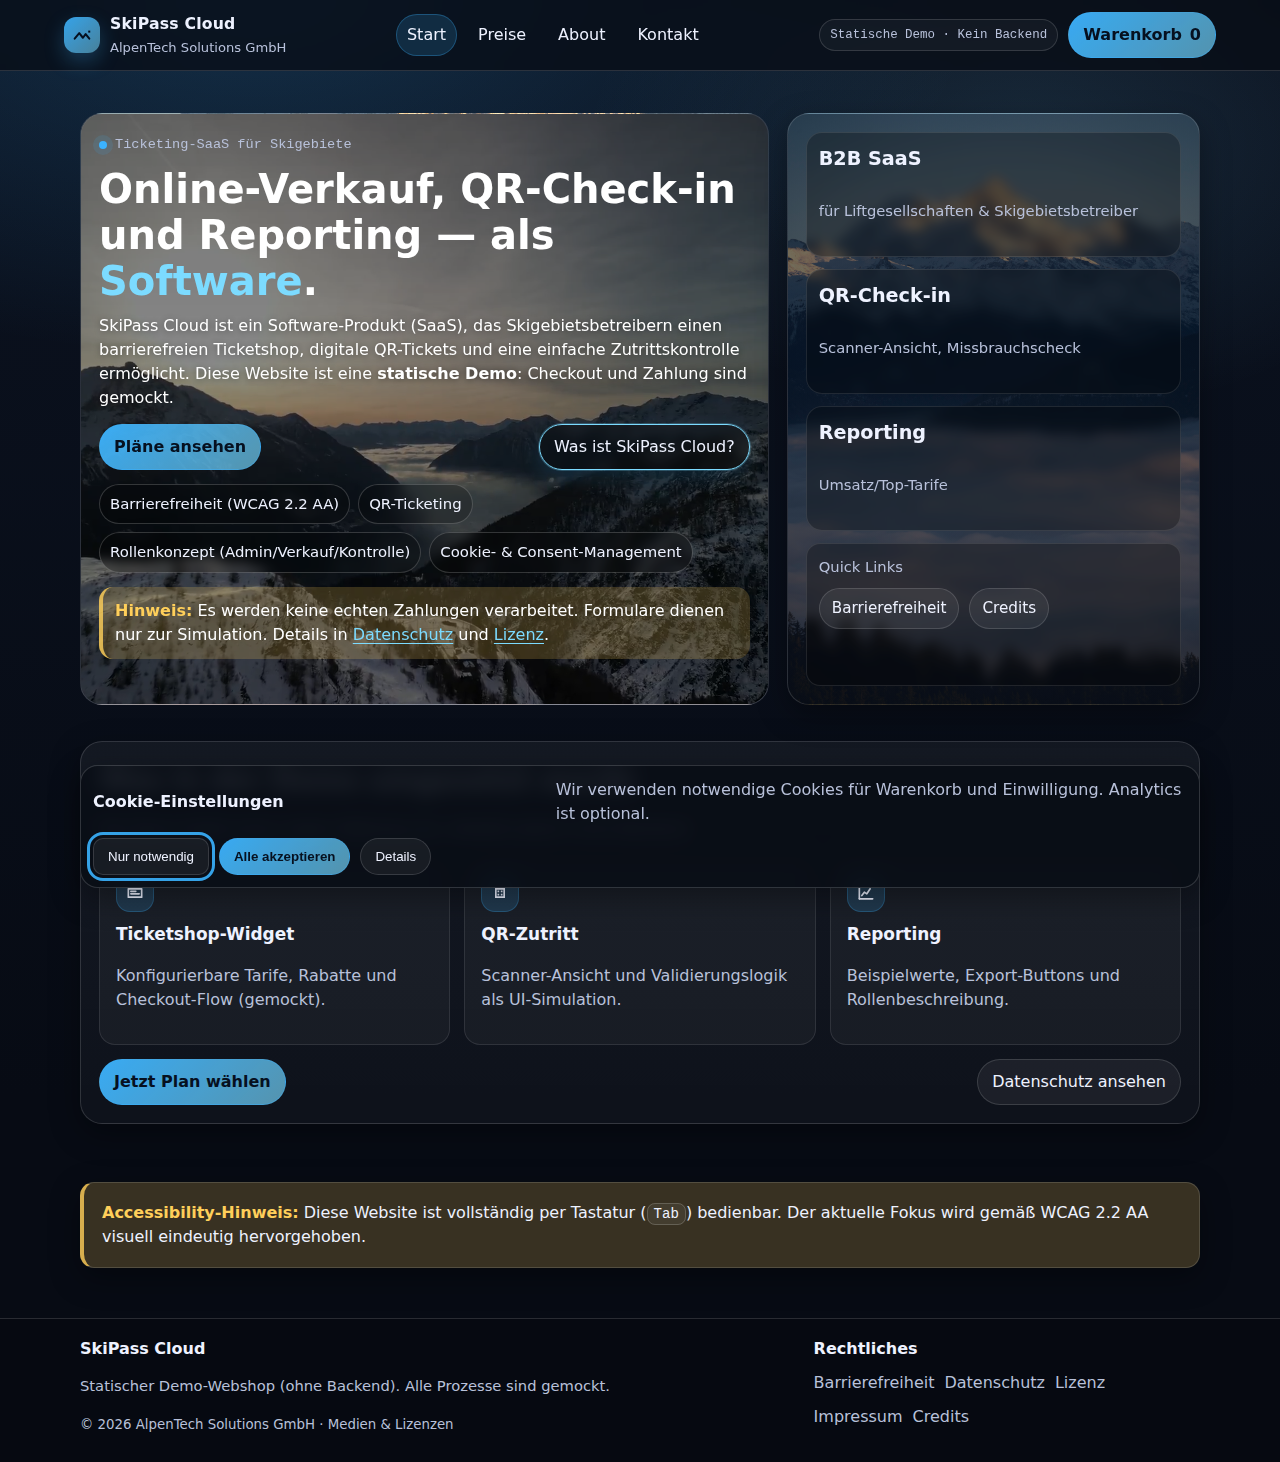
<file: index.html>
<!doctype html>
<html lang="de">
<head>
  <meta charset="utf-8" />
  <meta name="viewport" content="width=device-width, initial-scale=1" />
  <title>SkiPass Cloud — Ticketing & Zutrittskontrolle als Software</title>
  <meta name="description" content="SkiPass Cloud: SaaS für Skigebiete. Ticketshop-Widget, QR-Check-in und Reporting. Statischer Demo-Webshop (ohne Backend)." />
  <link rel="stylesheet" href="styles.css" />
</head>
<body>
<a class="skip-link" href="#main">Zum Inhalt springen</a>

<header>
  <div class="container nav">
    <div class="brand">
      <div class="logo" aria-hidden="true">
        <svg viewBox="0 0 24 24" fill="none">
          <path d="M4 16l5-6 4 5 3-4 4 5" stroke="#06101f" stroke-width="2.2" stroke-linecap="round" stroke-linejoin="round"/>
          <path d="M18.8 7.2h2.2v2.2h-2.2z" fill="#06101f"/>
        </svg>
      </div>
      <div class="brand-title">
        <strong>SkiPass Cloud</strong>
        <span>AlpenTech Solutions GmbH</span>
      </div>
    </div>

    <nav aria-label="Hauptnavigation">
      <ul>
        <li><a href="index.html">Start</a></li>
        <li><a href="pricing.html">Preise</a></li>
        <li><a href="about.html">About</a></li>
        <li><a href="contact.html">Kontakt</a></li>
      </ul>
    </nav>

    <div class="nav-cta">
      <span class="badge" aria-hidden="true">Statische Demo · Kein Backend</span>
      <a class="btn primary" href="cart.html">
        Warenkorb <span data-cart-count aria-label="Warenkorb, 0 Artikel">0</span>
      </a>
    </div>
  </div>
</header>

<main id="main" class="container">
  <section class="hero">
    <div class="hero-grid">
      <div class="card pad hero-card-bg video-hero">
        <video class="hero-video" autoplay muted loop playsinline aria-hidden="true">
          <source src="videos/alps.mp4" type="video/mp4">
        </video>
        <div class="hero-content">

        <div class="kicker"><span class="dot" aria-hidden="true"></span><span>Ticketing-SaaS für Skigebiete</span></div>
        <h1>Online-Verkauf, QR-Check-in und Reporting — als <span style="color:var(--brand2)">Software</span>.</h1>
        <p>
          SkiPass Cloud ist ein Software-Produkt (SaaS), das Skigebietsbetreibern einen barrierefreien Ticketshop,
          digitale QR-Tickets und eine einfache Zutrittskontrolle ermöglicht. Diese Website ist eine <strong>statische Demo</strong>:
          Checkout und Zahlung sind gemockt.
        </p>

        <div class="toolbar">
          <a class="btn primary" href="pricing.html">Pläne ansehen</a>
          <a class="btn pill-btn" href="about.html">Was ist SkiPass Cloud?</a>
        </div>

        <ul class="inline-list" aria-label="Kurzvorteile">
          <li class="pill">Barrierefreiheit (WCAG 2.2 AA)</li>
          <li class="pill">QR-Ticketing</li> 
          <li class="pill">Rollenkonzept (Admin/Verkauf/Kontrolle)</li>
          <li class="pill">Cookie- & Consent-Management</li>
        </ul>

        <div class="demo" role="note">
          <strong>Hinweis:</strong> Es werden keine echten Zahlungen verarbeitet. Formulare dienen nur zur Simulation.
          Details in <a href="privacy.html">Datenschutz</a> und <a href="license.html">Lizenz</a>.
        </div>

        <div aria-live="polite" class="hint" data-live style="min-height:1.2em;margin-top:10px"></div>
      </div>
      </div>

      <aside class="card pad sidebox" aria-label="Kurzinformationen">
        <div class="stat">
          <div class="value">B2B SaaS</div>
          <div class="label">für Liftgesellschaften & Skigebietsbetreiber</div>
        </div>
        <div class="stat">
          <div class="value">QR-Check-in</div>
          <div class="label">Scanner-Ansicht, Missbrauchscheck</div>
        </div>
        <div class="stat">
          <div class="value">Reporting</div>
          <div class="label">Umsatz/Top-Tarife</div>
        </div>
        <div class="notice">
          <div class="hint">Quick Links</div>
          <div style="display:flex;gap:10px;flex-wrap:wrap;margin-top:10px">
            <a class="btn small" href="accessibility.html">Barrierefreiheit</a>
            <a class="btn small" href="credits.html">Credits</a>
          </div>
        </div>
      </aside>
    </div>
  </section>

  <section class="section">
    <div class="card pad">
      <h2>Was in der Demo umgesetzt wurde</h2>
      <p>Die Demo bildet einen realen Webshop ab, arbeitet jedoch ohne Backend.</p>
      <div class="grid-3">
        <div class="feature">
          <div class="icon" aria-hidden="true">
            <svg viewBox="0 0 24 24" fill="none">
              <path d="M4 7h16v10H4z" stroke="currentColor" stroke-width="2" stroke-linejoin="round"/>
              <path d="M7 10h6" stroke="currentColor" stroke-width="2" stroke-linecap="round"/>
              <path d="M7 13h10" stroke="currentColor" stroke-width="2" stroke-linecap="round"/>
            </svg>
          </div>
          <h3>Ticketshop-Widget</h3>
          <p>Konfigurierbare Tarife, Rabatte und Checkout-Flow (gemockt).</p>
        </div>

        <div class="feature">
          <div class="icon" aria-hidden="true">
            <svg viewBox="0 0 24 24" fill="none">
              <path d="M7 7h10v10H7z" stroke="currentColor" stroke-width="2"/>
              <path d="M9 9h2v2H9zM13 9h2v2h-2zM9 13h2v2H9zM13 13h2v2h-2z" fill="currentColor"/>
            </svg>
          </div>
          <h3>QR-Zutritt</h3>
          <p>Scanner-Ansicht und Validierungslogik als UI-Simulation.</p>
        </div>

        <div class="feature">
          <div class="icon" aria-hidden="true">
            <svg viewBox="0 0 24 24" fill="none">
              <path d="M4 19V5" stroke="currentColor" stroke-width="2" stroke-linecap="round"/>
              <path d="M4 19h16" stroke="currentColor" stroke-width="2" stroke-linecap="round"/>
              <path d="M7 15l3-4 3 2 4-6" stroke="currentColor" stroke-width="2" stroke-linecap="round" stroke-linejoin="round"/>
            </svg>
          </div>
          <h3>Reporting</h3>
          <p>Beispielwerte, Export-Buttons und Rollenbeschreibung.</p>
        </div>
      </div>

      <div class="toolbar" style="margin-top:14px">
        <a class="btn primary" href="pricing.html">Jetzt Plan wählen</a>
        <a class="btn" href="privacy.html">Datenschutz ansehen</a>
      </div>
    </div>
  </section>

  <section class="section">
  <div class="card pad demo" role="note">
    <strong>Accessibility-Hinweis:</strong>
    Diese Website ist vollständig per Tastatur (<kbd>Tab</kbd>) bedienbar.
    Der aktuelle Fokus wird gemäß WCAG 2.2 AA visuell eindeutig hervorgehoben.
  </div>
</section>

</main>

<footer class="footer">
  <div class="container footer-grid">
    <div>
      <strong>SkiPass Cloud</strong>
      <p class="hint">Statischer Demo-Webshop (ohne Backend). Alle Prozesse sind gemockt.</p>
      <small>© <span id="y"></span> AlpenTech Solutions GmbH · <a href="credits.html">Medien & Lizenzen</a></small>
    </div>
    <div>
      <h2 class="footer-title">Rechtliches</h2>
      <div style="display:flex;flex-wrap:wrap;gap:10px;margin-top:10px">
        <a href="accessibility.html">Barrierefreiheit</a>
        <a href="privacy.html">Datenschutz</a>
        <a href="license.html">Lizenz</a>
        <a href="imprint.html">Impressum</a>
        <a href="credits.html">Credits</a>
      </div>
    </div>
  </div>
</footer>
<div id="cookieBanner" class="cookie-banner" role="dialog" aria-modal="true"
     aria-labelledby="cookieTitle" aria-describedby="cookieDesc">
  <div class="cookie-inner">
  <h2 id="cookieTitle" class="footer-title" style="margin:0">Cookie-Einstellungen</h2>
  <p id="cookieDesc">Wir verwenden notwendige Cookies für Warenkorb und Einwilligung. Analytics ist optional.</p>
    <div class="cookie-actions">
      <button class="btn" type="button" data-consent-reject>Nur notwendig</button>
      <button class="btn primary" type="button" data-consent-accept>Alle akzeptieren</button>
      <button class="btn" type="button" data-consent-details
        aria-controls="cookiePanel" aria-expanded="false">
  Details
</button>

    </div>
    <div id="cookiePanel" class="notice" hidden>
      <div class="hint">Einstellungen</div>
      <div style="display:flex;gap:14px;flex-wrap:wrap;margin-top:10px;align-items:center">
        <div>
          <strong>Notwendig</strong>
          <div class="hint">Immer aktiv (Warenkorb/Consent)</div>
        </div>
        <div>
          <label for="analyticsToggle" style="font-weight:700">Analytics (Mock)</label>
          <div class="hint">Nur Beispiel, kein echter Tracker</div>
          <input id="analyticsToggle" type="checkbox" />
        </div>
        <button class="btn primary" type="button" data-consent-save>Speichern</button>
      </div>
    </div>
  </div>
</div>

<script src="app.js"></script>
<script>
  document.getElementById("y").textContent = new Date().getFullYear();
</script>
</body>
</html>
</file>
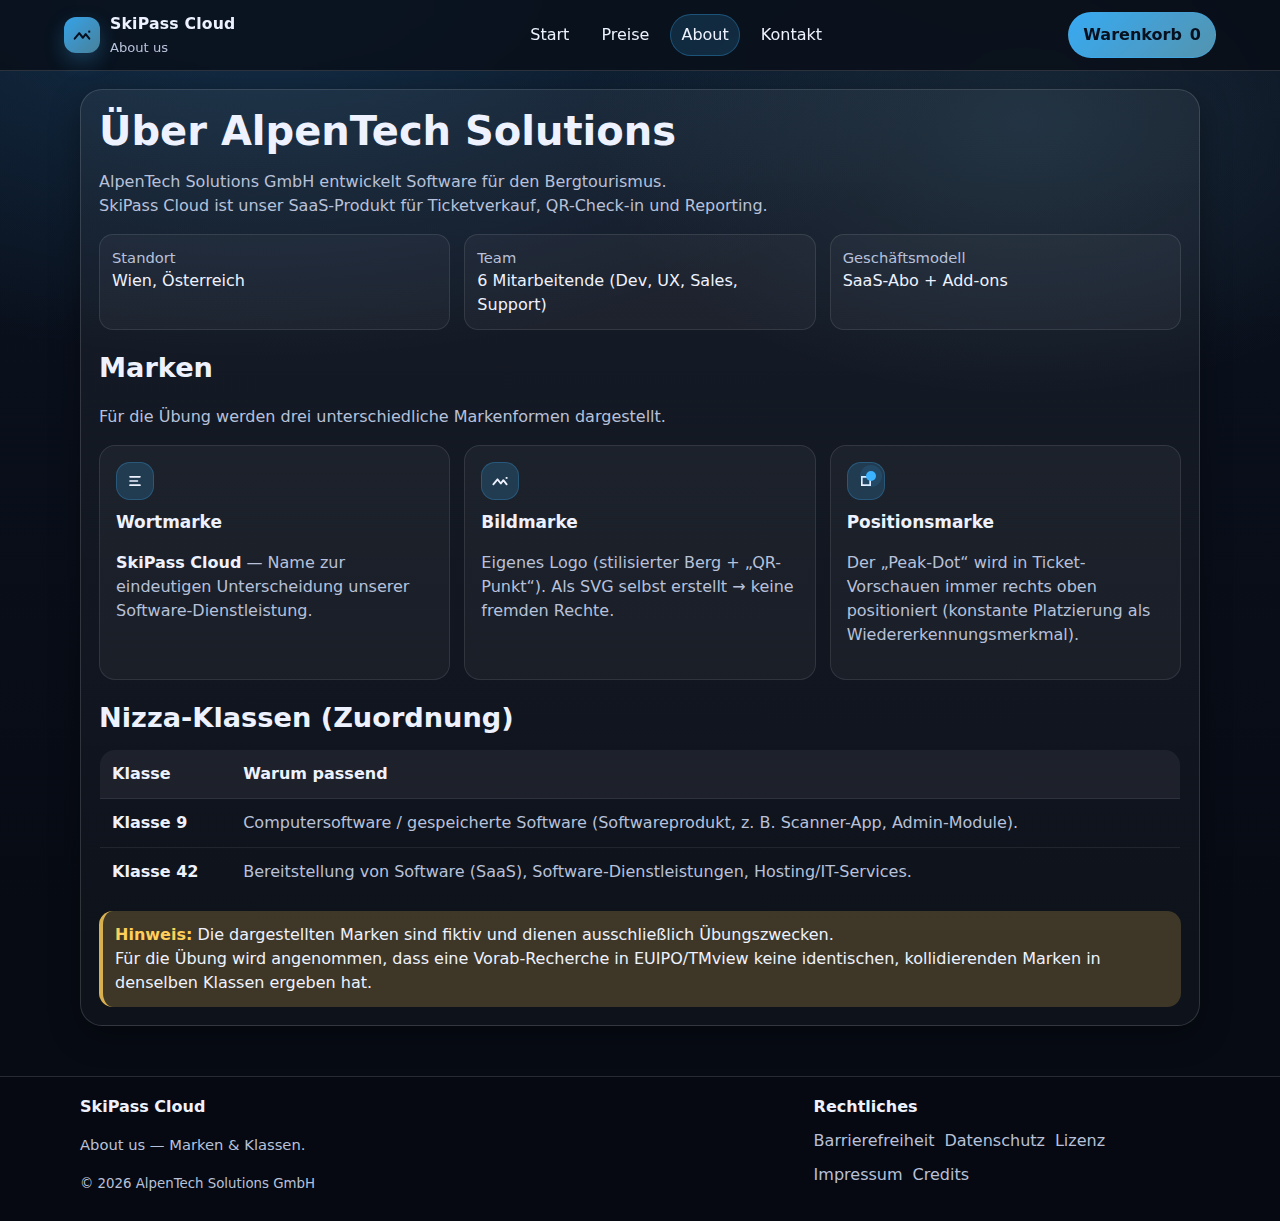
<file: about.html>
<!doctype html>
<html lang="de">
<head>
  <meta charset="utf-8" />
  <meta name="viewport" content="width=device-width, initial-scale=1" />
  <title>About — SkiPass Cloud</title>
  <meta name="description" content="Über AlpenTech Solutions und die Marken von SkiPass Cloud inkl. Nizza-Klassen." />
  <link rel="stylesheet" href="styles.css" />
</head>
<body>
<a class="skip-link" href="#main">Zum Inhalt springen</a>

<header>
  <div class="container nav">
    <div class="brand">
      <div class="logo" aria-hidden="true">
        <svg viewBox="0 0 24 24" fill="none">
          <path d="M4 16l5-6 4 5 3-4 4 5" stroke="#06101f" stroke-width="2.2" stroke-linecap="round" stroke-linejoin="round"/>
          <path d="M18.8 7.2h2.2v2.2h-2.2z" fill="#06101f"/>
        </svg>
      </div>
      <div class="brand-title">
        <strong>SkiPass Cloud</strong>
        <span>About us</span>
      </div>
    </div>

    <nav aria-label="Hauptnavigation">
      <ul>
        <li><a href="index.html">Start</a></li>
        <li><a href="pricing.html">Preise</a></li>
        <li><a href="about.html">About</a></li>
        <li><a href="contact.html">Kontakt</a></li>
      </ul>
    </nav>

    <div class="nav-cta">
      <a class="btn primary" href="cart.html">Warenkorb <span data-cart-count>0</span></a>
    </div>
  </div>
</header>

<main id="main" class="container">
  <section class="section">
    <div class="card pad">
      <h1 style="margin-top:0">Über AlpenTech Solutions</h1>
      <p>
        AlpenTech Solutions GmbH entwickelt Software für den Bergtourismus.
        <br> SkiPass Cloud ist unser SaaS-Produkt für Ticketverkauf, QR-Check-in und Reporting.
      </p>

      <div class="grid-3">
        <div class="notice">
          <div class="hint">Standort</div>
          <div style="color:var(--text)">Wien, Österreich</div>
        </div>
        <div class="notice">
          <div class="hint">Team</div>
          <div style="color:var(--text)">6 Mitarbeitende (Dev, UX, Sales, Support)</div>
        </div>
        <div class="notice">
          <div class="hint">Geschäftsmodell</div>
          <div style="color:var(--text)">SaaS-Abo + Add-ons</div>
        </div>
      </div>

      <h2 id="brands" style="margin-top:18px">Marken</h2>
      <p>Für die Übung werden drei unterschiedliche Markenformen dargestellt.</p>

      <div class="grid-3" aria-label="Markenformen">
        <div class="feature">
          <div class="icon" aria-hidden="true">
            <svg viewBox="0 0 24 24" fill="none">
              <path d="M6 7h12M6 12h9M6 17h12" stroke="currentColor" stroke-width="2" stroke-linecap="round"/>
            </svg>
          </div>
          <h3>Wortmarke</h3>
          <p><strong style="color:var(--text)">SkiPass Cloud</strong> — Name zur eindeutigen Unterscheidung unserer Software-Dienstleistung.</p>
        </div>

        <div class="feature">
          <div class="icon" aria-hidden="true">
            <svg viewBox="0 0 24 24" fill="none">
              <path d="M4 16l5-6 4 5 3-4 4 5" stroke="currentColor" stroke-width="2.2" stroke-linecap="round" stroke-linejoin="round"/>
              <path d="M18.8 7.2h2.2v2.2h-2.2z" fill="currentColor"/>
            </svg>
          </div>
          <h3>Bildmarke</h3>
          <p>Eigenes Logo (stilisierter Berg + „QR-Punkt“). Als SVG selbst erstellt → keine fremden Rechte.</p>
        </div>

        <div class="feature">
          <div class="icon" aria-hidden="true" style="position:relative">
            <span style="position:absolute;right:8px;top:8px;width:10px;height:10px;border-radius:50%;background:var(--brand);box-shadow:0 0 0 6px rgba(59,179,255,.12)"></span>
            <svg viewBox="0 0 24 24" fill="none">
              <path d="M7 7h10v10H7z" stroke="currentColor" stroke-width="2"/>
            </svg>
          </div>
          <h3>Positionsmarke</h3>
          <p>Der „Peak-Dot“ wird in Ticket-Vorschauen immer rechts oben positioniert (konstante Platzierung als Wiedererkennungsmerkmal).</p>
        </div>
      </div>

      <h2 style="margin-top:18px">Nizza-Klassen (Zuordnung)</h2>
      <div style="overflow:auto">
        <table class="table" aria-label="Nizza-Klassen">
          <thead>
            <tr><th>Klasse</th><th>Warum passend</th></tr>
          </thead>
          <tbody>
            <tr>
              <td><strong style="color:var(--text)">Klasse 9</strong></td>
              <td>Computersoftware / gespeicherte Software (Softwareprodukt, z. B. Scanner-App, Admin-Module).</td>
            </tr>
            <tr>
              <td><strong style="color:var(--text)">Klasse 42</strong></td>
              <td>Bereitstellung von Software (SaaS), Software-Dienstleistungen, Hosting/IT-Services.</td>
            </tr>
          </tbody>
        </table>
      </div>

      <div class="demo" role="note">
        <strong>Hinweis:</strong> Die dargestellten Marken sind fiktiv und dienen ausschließlich Übungszwecken. <br>
        Für die Übung wird angenommen, dass eine Vorab-Recherche
        in EUIPO/TMview keine identischen, kollidierenden Marken in denselben Klassen ergeben hat.
      </div>
    </div>
  </section>
</main>

<footer class="footer">
  <div class="container footer-grid">
    <div>
      <strong>SkiPass Cloud</strong>
      <p class="hint">About us — Marken & Klassen.</p>
      <small>© <span id="y"></span> AlpenTech Solutions GmbH</small>
    </div>
    <div>
      <h2 class="footer-title">Rechtliches</h2>
      <div style="display:flex;flex-wrap:wrap;gap:10px;margin-top:10px">
        <a href="accessibility.html">Barrierefreiheit</a>
        <a href="privacy.html">Datenschutz</a>
        <a href="license.html">Lizenz</a>
        <a href="imprint.html">Impressum</a>
        <a href="credits.html">Credits</a>
      </div>
    </div>
  </div>
</footer>

<script src="app.js"></script>
<script>document.getElementById("y").textContent = new Date().getFullYear();</script>
</body>
</html>
</file>
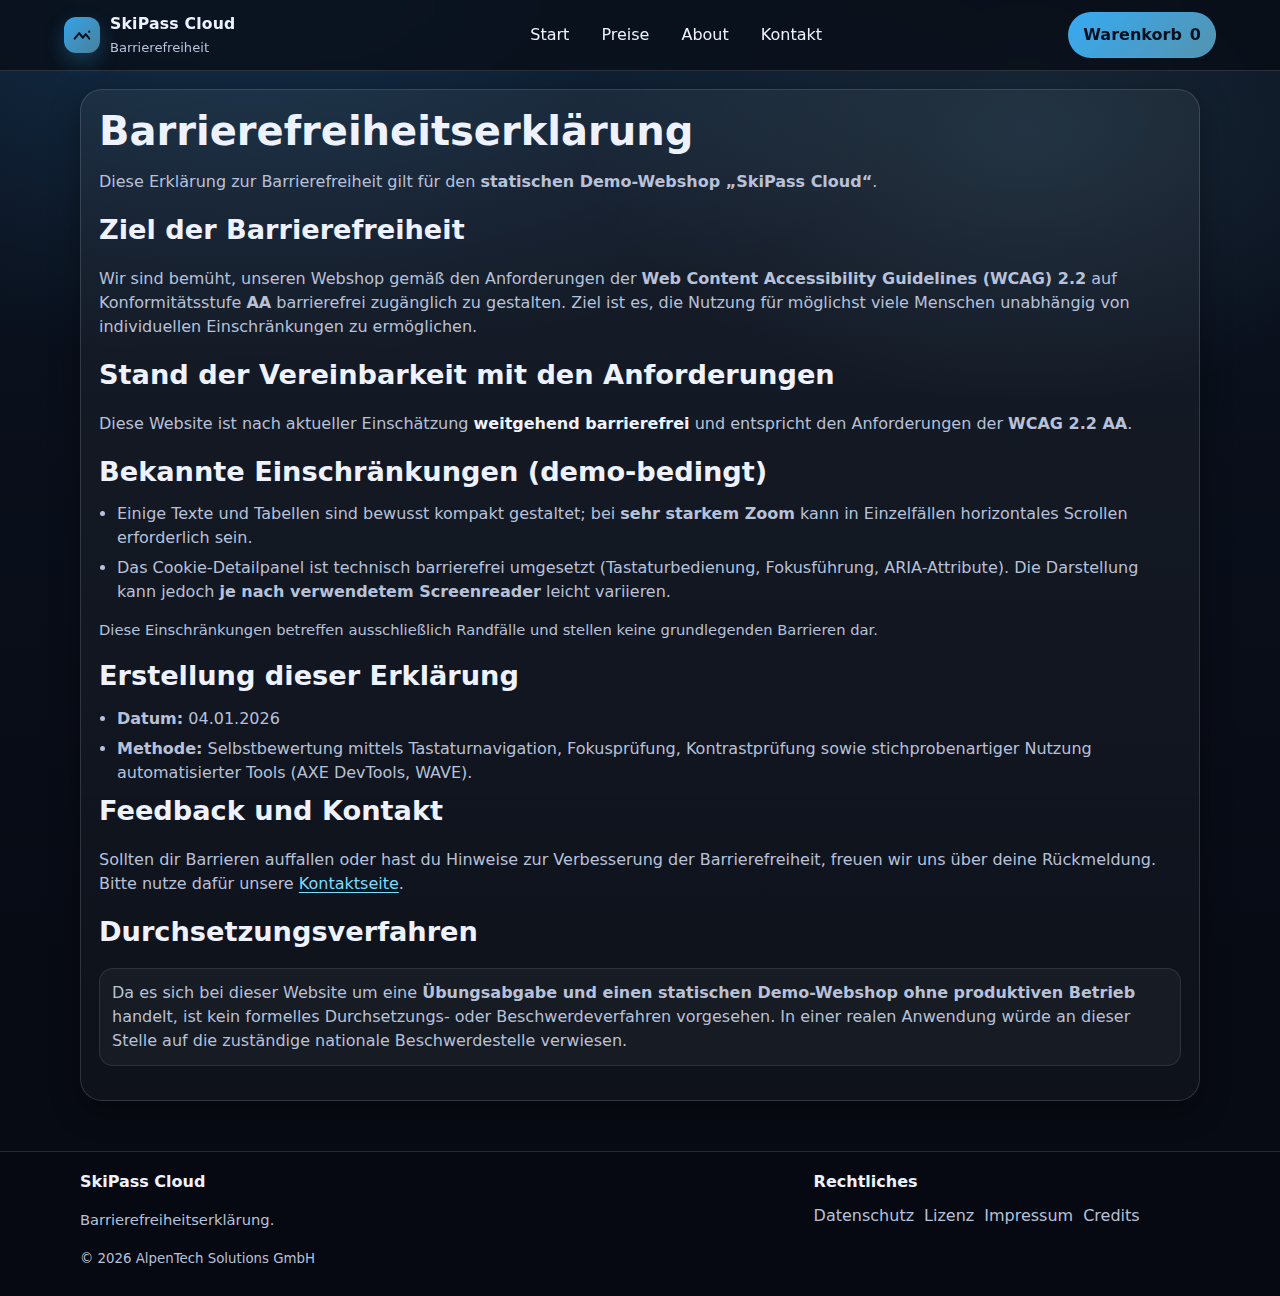
<file: accessibility.html>
<!doctype html>
<html lang="de">
<head>
  <meta charset="utf-8" />
  <meta name="viewport" content="width=device-width, initial-scale=1" />
  <title>Barrierefreiheitserklärung — SkiPass Cloud</title>
  <meta name="description" content="Barrierefreiheitserklärung für den SkiPass Cloud Demo-Webshop." />
  <link rel="stylesheet" href="styles.css" />
</head>
<body>
<a class="skip-link" href="#main">Zum Inhalt springen</a>

<header>
  <div class="container nav">
    <div class="brand">
      <div class="logo" aria-hidden="true">
        <svg viewBox="0 0 24 24" fill="none">
          <path d="M4 16l5-6 4 5 3-4 4 5" stroke="#06101f" stroke-width="2.2" stroke-linecap="round" stroke-linejoin="round"/>
          <path d="M18.8 7.2h2.2v2.2h-2.2z" fill="#06101f"/>
        </svg>
      </div>
      <div class="brand-title">
        <strong>SkiPass Cloud</strong>
        <span>Barrierefreiheit</span>
      </div>
    </div>

    <nav aria-label="Hauptnavigation">
      <ul>
        <li><a href="index.html">Start</a></li>
        <li><a href="pricing.html">Preise</a></li>
        <li><a href="about.html">About</a></li>
        <li><a href="contact.html">Kontakt</a></li>
      </ul>
    </nav>

    <div class="nav-cta">
      <a class="btn primary" href="cart.html">Warenkorb <span data-cart-count>0</span></a>
    </div>
  </div>
</header>

<main id="main" class="container">
  <section class="section">
    <div class="card pad">
      <h1 style="margin-top:0">Barrierefreiheitserklärung</h1>

      <p>
        Diese Erklärung zur Barrierefreiheit gilt für den
        <strong>statischen Demo-Webshop „SkiPass Cloud“</strong>.
      </p>

      <h2>Ziel der Barrierefreiheit</h2>
      <p>
        Wir sind bemüht, unseren Webshop gemäß den Anforderungen der
        <strong>Web Content Accessibility Guidelines (WCAG) 2.2</strong>
        auf Konformitätsstufe <strong>AA</strong> barrierefrei zugänglich zu gestalten.
        Ziel ist es, die Nutzung für möglichst viele Menschen unabhängig von individuellen
        Einschränkungen zu ermöglichen.
      </p>

      <h2>Stand der Vereinbarkeit mit den Anforderungen</h2>
      <p>
        Diese Website ist nach aktueller Einschätzung
        <strong style="color:var(--text)">weitgehend barrierefrei</strong>
        und entspricht den Anforderungen der <strong>WCAG 2.2 AA</strong>.
      </p>

      <h2>Bekannte Einschränkungen (demo-bedingt)</h2>
      <ul class="ul">
        <li>
          Einige Texte und Tabellen sind bewusst kompakt gestaltet; bei
          <strong>sehr starkem Zoom</strong> kann in Einzelfällen horizontales Scrollen erforderlich sein.
        </li>
        <li>
          Das Cookie-Detailpanel ist technisch barrierefrei umgesetzt
          (Tastaturbedienung, Fokusführung, ARIA-Attribute). Die Darstellung
          kann jedoch <strong>je nach verwendetem Screenreader</strong> leicht variieren.
        </li>
      </ul>

      <p class="hint">
        Diese Einschränkungen betreffen ausschließlich Randfälle und stellen
        keine grundlegenden Barrieren dar.
      </p>

      <h2>Erstellung dieser Erklärung</h2>
      <ul class="ul">
        <li><strong>Datum:</strong> 04.01.2026</li>
        <li>
          <strong>Methode:</strong> Selbstbewertung mittels
          Tastaturnavigation, Fokusprüfung, Kontrastprüfung sowie
          stichprobenartiger Nutzung automatisierter Tools
          (AXE DevTools, WAVE).
        </li>
      </ul>

      <h2>Feedback und Kontakt</h2>
      <p>
        Sollten dir Barrieren auffallen oder hast du Hinweise zur Verbesserung
        der Barrierefreiheit, freuen wir uns über deine Rückmeldung.
        Bitte nutze dafür unsere <a href="contact.html">Kontaktseite</a>.
      </p>

      <h2>Durchsetzungsverfahren</h2>
      <p class="notice">
        Da es sich bei dieser Website um eine <strong>Übungsabgabe und einen
        statischen Demo-Webshop ohne produktiven Betrieb</strong> handelt,
        ist kein formelles Durchsetzungs- oder Beschwerdeverfahren vorgesehen.
        In einer realen Anwendung würde an dieser Stelle auf die zuständige
        nationale Beschwerdestelle verwiesen.
      </p>
    </div>
  </section>
</main>

<footer class="footer">
  <div class="container footer-grid">
    <div>
      <strong>SkiPass Cloud</strong>
      <p class="hint">Barrierefreiheitserklärung.</p>
      <small>© <span id="y"></span> AlpenTech Solutions GmbH</small>
    </div>
    <div>
      <h2 class="footer-title">Rechtliches</h2>
      <div style="display:flex;flex-wrap:wrap;gap:10px;margin-top:10px">
        <a href="privacy.html">Datenschutz</a>
        <a href="license.html">Lizenz</a>
        <a href="imprint.html">Impressum</a>
        <a href="credits.html">Credits</a>
      </div>
    </div>
  </div>
</footer>

<script src="app.js"></script>
<script>
  document.getElementById("y").textContent = new Date().getFullYear();
</script>
</body>
</html>
</file>
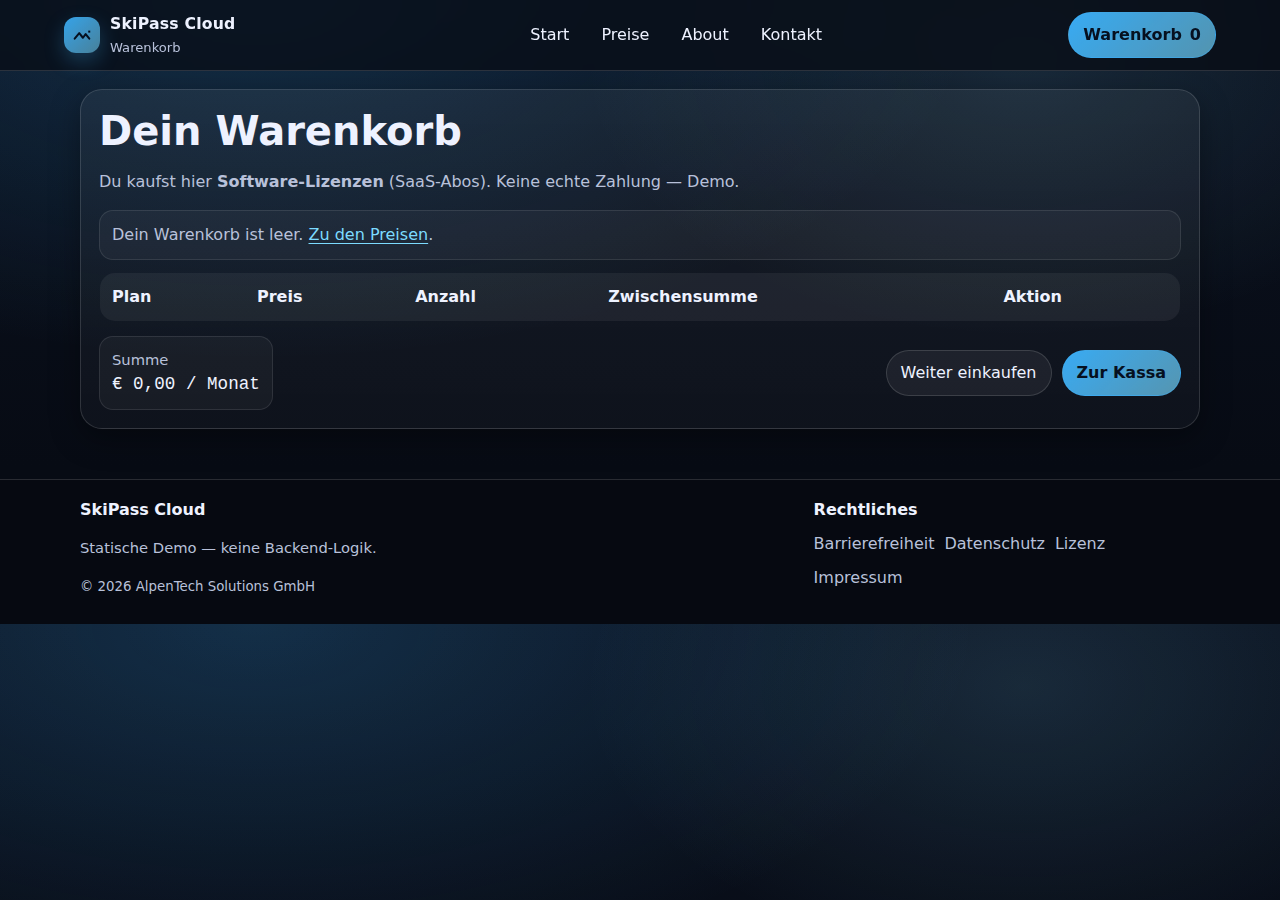
<file: cart.html>
<!doctype html>
<html lang="de">
<head>
  <meta charset="utf-8" />
  <meta name="viewport" content="width=device-width, initial-scale=1" />
  <title>Warenkorb — SkiPass Cloud</title>
  <meta name="description" content="Warenkorb der SkiPass Cloud." />
  <link rel="stylesheet" href="styles.css" />
</head>
<body>
<a class="skip-link" href="#main">Zum Inhalt springen</a>

<header>
  <div class="container nav">
    <div class="brand">
      <div class="logo" aria-hidden="true">
        <svg viewBox="0 0 24 24" fill="none">
          <path d="M4 16l5-6 4 5 3-4 4 5" stroke="#06101f" stroke-width="2.2" stroke-linecap="round" stroke-linejoin="round"/>
          <path d="M18.8 7.2h2.2v2.2h-2.2z" fill="#06101f"/>
        </svg>
      </div>
      <div class="brand-title">
        <strong>SkiPass Cloud</strong>
        <span>Warenkorb</span>
      </div>
    </div>

    <nav aria-label="Hauptnavigation">
      <ul>
        <li><a href="index.html">Start</a></li>
        <li><a href="pricing.html">Preise</a></li>
        <li><a href="about.html">About</a></li>
        <li><a href="contact.html">Kontakt</a></li>
      </ul>
    </nav>

    <div class="nav-cta">
      <a class="btn primary" href="cart.html">Warenkorb <span data-cart-count>0</span></a>
    </div>
  </div>
</header>

<main id="main" class="container">
  <section class="section">
    <div class="card pad">
      <h1 style="margin-top:0">Dein Warenkorb</h1>
      <p>Du kaufst hier <strong>Software-Lizenzen</strong> (SaaS-Abos). Keine echte Zahlung — Demo.</p>

      <div id="cartEmpty" class="notice" hidden>
        Dein Warenkorb ist leer. <a href="pricing.html">Zu den Preisen</a>.
      </div>

      <div style="overflow:auto; margin-top:12px">
        <table class="table" aria-label="Warenkorb Tabelle">
          <thead>
            <tr>
              <th>Plan</th>
              <th>Preis</th>
              <th>Anzahl</th>
              <th>Zwischensumme</th>
              <th>Aktion</th>
            </tr>
          </thead>
          <tbody id="cartBody"></tbody>
        </table>
      </div>

      <div class="toolbar" style="margin-top:14px">
        <div class="notice" aria-label="Summe">
          <div class="hint">Summe</div>
          <div style="font-family:var(--mono);color:var(--text);font-size:1.1rem" id="cartTotal">€ 0,00 / Monat</div>
        </div>

        <div style="display:flex;gap:10px;flex-wrap:wrap">
          <a class="btn" href="pricing.html">Weiter einkaufen</a>
          <a class="btn primary" id="goCheckout" href="checkout.html">Zur Kassa</a>
        </div>
      </div>
    </div>
  </section>
</main>

<footer class="footer">
  <div class="container footer-grid">
    <div>
      <strong>SkiPass Cloud</strong>
      <p class="hint">Statische Demo — keine Backend-Logik.</p>
      <small>© <span id="y"></span> AlpenTech Solutions GmbH</small>
    </div>
    <div>
      <h2 class="footer-title">Rechtliches</h2>
      <div style="display:flex;flex-wrap:wrap;gap:10px;margin-top:10px">
        <a href="accessibility.html">Barrierefreiheit</a>
        <a href="privacy.html">Datenschutz</a>
        <a href="license.html">Lizenz</a>
        <a href="imprint.html">Impressum</a>
      </div>
    </div>
  </div>
</footer>

<script src="app.js"></script>
<script>document.getElementById("y").textContent = new Date().getFullYear();</script>
</body>
</html>
</file>
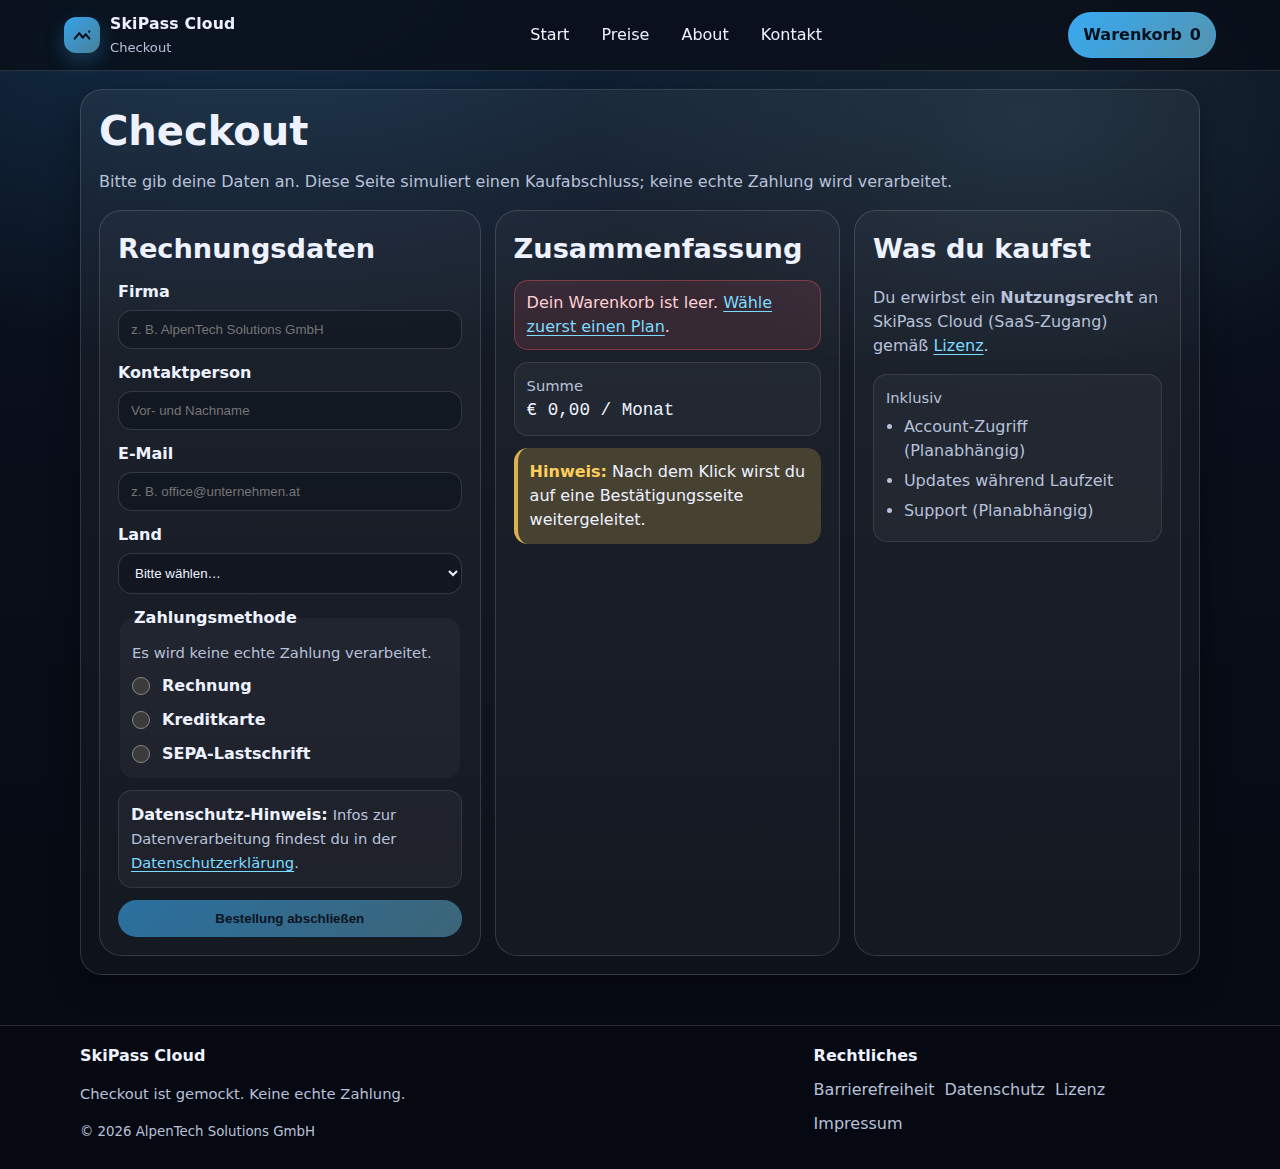
<file: checkout.html>
<!doctype html>
<html lang="de">
<head>
  <meta charset="utf-8" />
  <meta name="viewport" content="width=device-width, initial-scale=1" />
  <title>Checkout — SkiPass Cloud</title>
  <meta name="description" content="Checkout für SkiPass Cloud." />
  <link rel="stylesheet" href="styles.css" />
</head>
<body>
<a class="skip-link" href="#main">Zum Inhalt springen</a>

<header>
  <div class="container nav">
    <div class="brand">
      <div class="logo" aria-hidden="true">
        <svg viewBox="0 0 24 24" fill="none">
          <path d="M4 16l5-6 4 5 3-4 4 5" stroke="#06101f" stroke-width="2.2" stroke-linecap="round" stroke-linejoin="round"/>
          <path d="M18.8 7.2h2.2v2.2h-2.2z" fill="#06101f"/>
        </svg>
      </div>
      <div class="brand-title">
        <strong>SkiPass Cloud</strong>
        <span>Checkout</span>
      </div>
    </div>

    <nav aria-label="Hauptnavigation">
      <ul>
        <li><a href="index.html">Start</a></li>
        <li><a href="pricing.html">Preise</a></li>
        <li><a href="about.html">About</a></li>
        <li><a href="contact.html">Kontakt</a></li>
      </ul>
    </nav>

    <div class="nav-cta">
      <a class="btn primary" href="cart.html">Warenkorb <span data-cart-count>0</span></a>
    </div>
  </div>
</header>

<main id="main" class="container">
  <section class="section">
    <div class="card pad">
      <h1 style="margin-top:0">Checkout</h1>
      <p>Bitte gib deine Daten an. Diese Seite simuliert einen Kaufabschluss; keine echte Zahlung wird verarbeitet.</p>

      <div class="grid-3" style="grid-template-columns:1.05fr .95fr .9fr">
        <div class="card pad" style="box-shadow:none;background:rgba(255,255,255,.03)">
          <h2 style="margin-top:0">Rechnungsdaten</h2>
          <div id="checkoutErrors" tabindex="-1" aria-live="polite"></div>

          <form id="checkoutForm" class="form" novalidate>
            <div class="field">
              <label for="company">Firma</label>
              <input id="company"
                name="company"
                type="text"
                placeholder="z. B. AlpenTech Solutions GmbH"
                autocomplete="organization" required />
            </div>

            <div class="field">
              <label for="fullname">Kontaktperson</label>
              <input id="fullname" name="fullname" placeholder="Vor- und Nachname" autocomplete="name" required />
            </div>

            <div class="field">
              <label for="email">E-Mail</label>
              <input   id="email"
                name="email"
                type="email"
                placeholder="z. B. office@unternehmen.at"
                autocomplete="email" required />
            </div>

            <div class="field">
              <label for="country">Land</label>
              <select id="country" name="country" required>
                <option value="">Bitte wählen…</option>
                <option value="AT">Österreich</option>
                <option value="DE">Deutschland</option>
                <option value="CH">Schweiz</option>
                <option value="IT">Italien</option>
                <option value="FR">Frankreich</option>
                <option value="other">Andere</option>
              </select>
            </div>

            <fieldset class="notice" style="border:none">
              <legend style="font-weight:800;color:var(--text)">Zahlungsmethode</legend>
              <div class="hint">Es wird keine echte Zahlung verarbeitet.</div>
              <div class="radio-group" style="margin-top:10px">
              <label class="radio-option">
                <input type="radio" name="payment" value="invoice" required>
                <span>Rechnung</span>
              </label>

              <label class="radio-option">
                <input type="radio" name="payment" value="card">
                <span>Kreditkarte</span>
              </label>

              <label class="radio-option">
                <input type="radio" name="payment" value="sepa">
                <span>SEPA-Lastschrift</span>
              </label>
            </div>
            </fieldset>

            <div class="notice">
              <strong style="color:var(--text)">Datenschutz-Hinweis:</strong>
              <span class="hint">Infos zur Datenverarbeitung findest du in der <a href="privacy.html">Datenschutzerklärung</a>.</span>
            </div>

            <button id="placeOrder" class="btn primary" type="submit">Bestellung abschließen</button>
          </form>
        </div>

        <div class="card pad" style="box-shadow:none;background:rgba(255,255,255,.03)">
          <h2 style="margin-top:0">Zusammenfassung</h2>
          <div id="checkoutEmptyWarn" class="error" role="alert" hidden>
            Dein Warenkorb ist leer. <a href="pricing.html">Wähle zuerst einen Plan</a>.
          </div>

          <div id="checkoutSummary" class="form" aria-label="Bestellübersicht"></div>

          <div class="notice" style="margin-top:12px">
            <div class="hint">Summe</div>
            <div style="font-family:var(--mono);color:var(--text);font-size:1.1rem" id="checkoutTotal">€ 0,00 / Monat</div>
          </div>

          <div class="demo" role="note" style="margin-top:12px">
            <strong>Hinweis:</strong> Nach dem Klick wirst du auf eine Bestätigungsseite weitergeleitet.
          </div>
        </div>

        <aside class="card pad" style="box-shadow:none;background:rgba(255,255,255,.03)">
          <h2 style="margin-top:0">Was du kaufst</h2>
          <p>Du erwirbst ein <strong>Nutzungsrecht</strong> an SkiPass Cloud (SaaS-Zugang) gemäß <a href="license.html">Lizenz</a>.</p>
          <div class="notice">
            <div class="hint">Inklusiv</div>
            <ul class="ul">
              <li>Account-Zugriff (Planabhängig)</li>
              <li>Updates während Laufzeit</li>
              <li>Support (Planabhängig)</li>
            </ul>
          </div>
        
        </aside>
      </div>
    </div>
  </section>
</main>

<footer class="footer">
  <div class="container footer-grid">
    <div>
      <strong>SkiPass Cloud</strong>
      <p class="hint">Checkout ist gemockt. Keine echte Zahlung.</p>
      <small>© <span id="y"></span> AlpenTech Solutions GmbH</small>
    </div>
    <div>
      <h2 class="footer-title">Rechtliches</h2>
      <div style="display:flex;flex-wrap:wrap;gap:10px;margin-top:10px">
        <a href="accessibility.html">Barrierefreiheit</a>
        <a href="privacy.html">Datenschutz</a>
        <a href="license.html">Lizenz</a>
        <a href="imprint.html">Impressum</a>
      </div>
    </div>
  </div>
</footer>

<script src="app.js"></script>
<script>document.getElementById("y").textContent = new Date().getFullYear();</script>
</body>
</html>
</file>
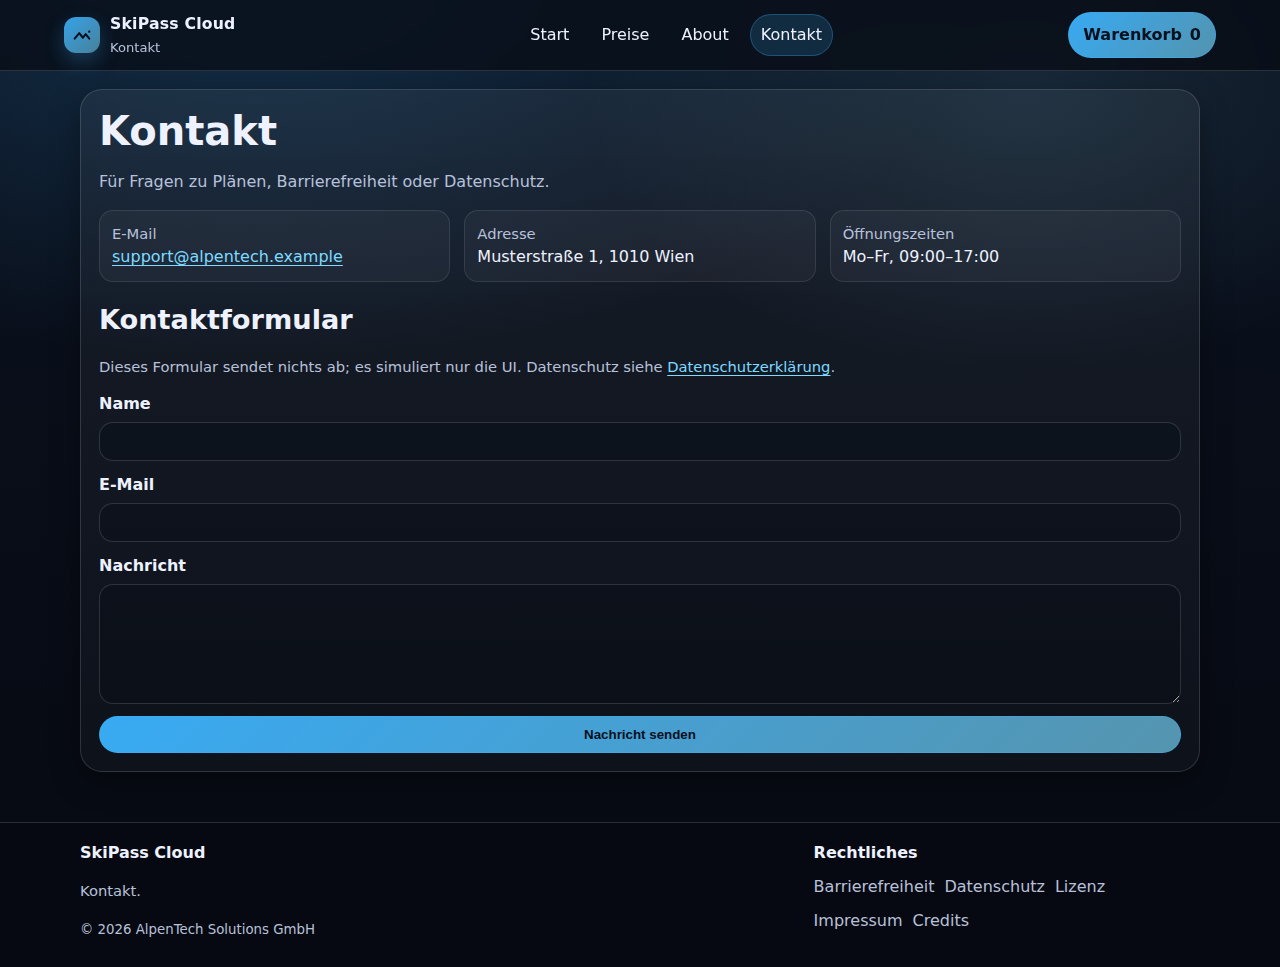
<file: contact.html>
<!doctype html>
<html lang="de">
<head>
  <meta charset="utf-8" />
  <meta name="viewport" content="width=device-width, initial-scale=1" />
  <title>Kontakt — SkiPass Cloud</title>
  <meta name="description" content="Kontaktseite für SkiPass Cloud." />
  <link rel="stylesheet" href="styles.css" />
</head>
<body>
<a class="skip-link" href="#main">Zum Inhalt springen</a>

<header>
  <div class="container nav">
    <div class="brand">
      <div class="logo" aria-hidden="true">
        <svg viewBox="0 0 24 24" fill="none">
          <path d="M4 16l5-6 4 5 3-4 4 5" stroke="#06101f" stroke-width="2.2" stroke-linecap="round" stroke-linejoin="round"/>
          <path d="M18.8 7.2h2.2v2.2h-2.2z" fill="#06101f"/>
        </svg>
      </div>
      <div class="brand-title">
        <strong>SkiPass Cloud</strong>
        <span>Kontakt</span>
      </div>
    </div>

    <nav aria-label="Hauptnavigation">
      <ul>
        <li><a href="index.html">Start</a></li>
        <li><a href="pricing.html">Preise</a></li>
        <li><a href="about.html">About</a></li>
        <li><a href="contact.html">Kontakt</a></li>
      </ul>
    </nav>

    <div class="nav-cta">
      <a class="btn primary" href="cart.html">Warenkorb <span data-cart-count>0</span></a>
    </div>
  </div>
</header>

<main id="main" class="container">
  <section class="section">
    <div class="card pad">
      <h1 style="margin-top:0">Kontakt</h1>
      <p>Für Fragen zu Plänen, Barrierefreiheit oder Datenschutz.</p>

      <div class="grid-3" style="grid-template-columns:1fr 1fr 1fr">
        <div class="notice">
          <div class="hint">E-Mail</div>
          <div style="color:var(--text)"><a href="mailto:support@alpentech.example">support@alpentech.example</a></div>
        </div>
        <div class="notice">
          <div class="hint">Adresse</div>
          <div style="color:var(--text)">Musterstraße 1, 1010 Wien</div>
        </div>
        <div class="notice">
          <div class="hint">Öffnungszeiten</div>
          <div style="color:var(--text)">Mo–Fr, 09:00–17:00</div>
        </div>
      </div>

      <h2 style="margin-top:18px">Kontaktformular</h2>
      <p class="hint">Dieses Formular sendet nichts ab; es simuliert nur die UI. Datenschutz siehe <a href="privacy.html">Datenschutzerklärung</a>.</p>

      <form class="form" onsubmit="event.preventDefault(); document.getElementById('sent').hidden=false; this.reset();">
        <div class="field">
          <label for="cname">Name</label>
          <input id="cname" autocomplete="name" required />
        </div>
        <div class="field">
          <label for="cemail">E-Mail</label>
          <input id="cemail" type="email" autocomplete="email" required />
        </div>
        <div class="field">
          <label for="cmsg">Nachricht</label>
          <textarea id="cmsg" required></textarea>
        </div>
        <button class="btn primary" type="submit">Nachricht senden</button>
        <div id="sent" class="success" role="status" hidden>Deine Nachricht wurde versendet!</div>
      </form>
    </div>
  </section>
</main>

<footer class="footer">
  <div class="container footer-grid">
    <div>
      <strong>SkiPass Cloud</strong>
      <p class="hint">Kontakt.</p>
      <small>© <span id="y"></span> AlpenTech Solutions GmbH</small>
    </div>
    <div>
      <h2 class="footer-title">Rechtliches</h2>
      <div style="display:flex;flex-wrap:wrap;gap:10px;margin-top:10px">
        <a href="accessibility.html">Barrierefreiheit</a>
        <a href="privacy.html">Datenschutz</a>
        <a href="license.html">Lizenz</a>
        <a href="imprint.html">Impressum</a>
        <a href="credits.html">Credits</a>
      </div>
    </div>
  </div>
</footer>

<script src="app.js"></script>
<script>document.getElementById("y").textContent = new Date().getFullYear();</script>
</body>
</html>
</file>
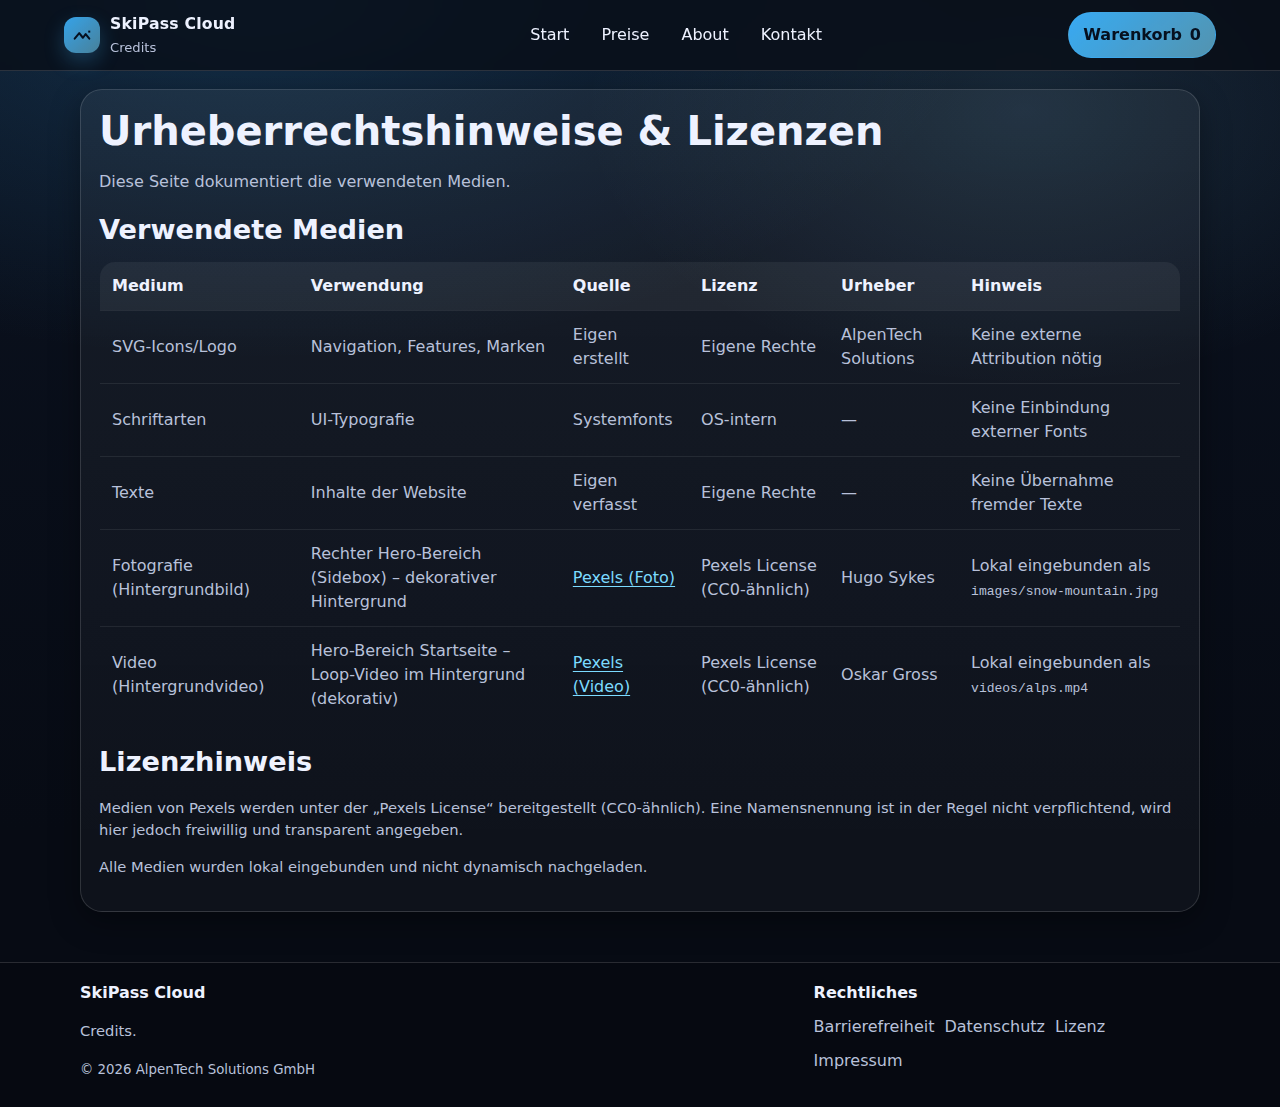
<file: credits.html>
<!doctype html>
<html lang="de">
<head>
  <meta charset="utf-8" />
  <meta name="viewport" content="width=device-width, initial-scale=1" />
  <title>Credits & Lizenzen — SkiPass Cloud</title>
  <meta name="description" content="Dokumentation der Urheberrechtshinweise und Lizenzen." />
  <link rel="stylesheet" href="styles.css" />
</head>
<body>
<a class="skip-link" href="#main">Zum Inhalt springen</a>

<header>
  <div class="container nav">
    <div class="brand">
      <div class="logo" aria-hidden="true">
        <svg viewBox="0 0 24 24" fill="none">
          <path d="M4 16l5-6 4 5 3-4 4 5" stroke="#06101f" stroke-width="2.2" stroke-linecap="round" stroke-linejoin="round"/>
          <path d="M18.8 7.2h2.2v2.2h-2.2z" fill="#06101f"/>
        </svg>
      </div>
      <div class="brand-title">
        <strong>SkiPass Cloud</strong>
        <span>Credits</span>
      </div>
    </div>

    <nav aria-label="Hauptnavigation">
      <ul>
        <li><a href="index.html">Start</a></li>
        <li><a href="pricing.html">Preise</a></li>
        <li><a href="about.html">About</a></li>
        <li><a href="contact.html">Kontakt</a></li>
      </ul>
    </nav>

    <div class="nav-cta">
      <a class="btn primary" href="cart.html">Warenkorb <span data-cart-count>0</span></a>
    </div>
  </div>
</header>

<main id="main" class="container">
  <section class="section">
    <div class="card pad">
      <h1 style="margin-top:0">Urheberrechtshinweise &amp; Lizenzen</h1>
      <p>
        Diese Seite dokumentiert die verwendeten Medien.
      </p>

      <h2>Verwendete Medien</h2>
      <div style="overflow:auto">
        <table class="table" aria-label="Medienliste">
          <thead>
            <tr>
              <th>Medium</th>
              <th>Verwendung</th>
              <th>Quelle</th>
              <th>Lizenz</th>
              <th>Urheber</th>
              <th>Hinweis</th>
            </tr>
          </thead>
          <tbody>
            <tr>
              <td>SVG-Icons/Logo</td>
              <td>Navigation, Features, Marken</td>
              <td>Eigen erstellt</td>
              <td>Eigene Rechte</td>
              <td>AlpenTech Solutions</td>
              <td>Keine externe Attribution nötig</td>
            </tr>

            <tr>
              <td>Schriftarten</td>
              <td>UI-Typografie</td>
              <td>Systemfonts</td>
              <td>OS-intern</td>
              <td>—</td>
              <td>Keine Einbindung externer Fonts</td>
            </tr>

            <tr>
              <td>Texte</td>
              <td>Inhalte der Website</td>
              <td>Eigen verfasst</td>
              <td>Eigene Rechte</td>
              <td>—</td>
              <td>Keine Übernahme fremder Texte</td>
            </tr>

            <tr>
              <td>Fotografie (Hintergrundbild)</td>
              <td>Rechter Hero-Bereich (Sidebox) – dekorativer Hintergrund</td>
              <td>
                <a href="https://www.pexels.com/de-de/foto/majestatische-schweizer-alpen-bei-sonnenaufgang-mit-wolkenmeer-35450236/" target="_blank" rel="noopener">
                  Pexels (Foto)
                </a>
              </td>
              <td>Pexels License (CC0-ähnlich)</td>
              <td>Hugo Sykes</td>
              <td>Lokal eingebunden als <code>images/snow-mountain.jpg</code></td>
            </tr>

            <tr>
              <td>Video (Hintergrundvideo)</td>
              <td>Hero-Bereich Startseite – Loop-Video im Hintergrund (dekorativ)</td>
              <td>
                <a href="https://www.pexels.com/video/stunning-aerial-view-of-snowy-alpine-mountains-35487263/" target="_blank" rel="noopener">
                  Pexels (Video)
                </a>
              </td>
              <td>Pexels License (CC0-ähnlich)</td>
              <td>Oskar Gross</td>
              <td>Lokal eingebunden als <code>videos/alps.mp4</code></td>
            </tr>
          </tbody>
        </table>
      </div>

      <h2 style="margin-top:18px">Lizenzhinweis</h2>
      <p class="hint">
          Medien von Pexels werden unter der „Pexels License“ bereitgestellt (CC0-ähnlich).
          Eine Namensnennung ist in der Regel nicht verpflichtend, wird hier jedoch freiwillig
          und transparent angegeben.
      </p>
      <p class="hint">
        Alle Medien wurden lokal eingebunden und nicht dynamisch nachgeladen.
      </p>
    </div>
  </section>
</main>

<footer class="footer">
  <div class="container footer-grid">
    <div>
      <strong>SkiPass Cloud</strong>
      <p class="hint">Credits.</p>
      <small>© <span id="y"></span> AlpenTech Solutions GmbH</small>
    </div>
    <div>
      <h2 class="footer-title">Rechtliches</h2>
      <div style="display:flex;flex-wrap:wrap;gap:10px;margin-top:10px">
        <a href="accessibility.html">Barrierefreiheit</a>
        <a href="privacy.html">Datenschutz</a>
        <a href="license.html">Lizenz</a>
        <a href="imprint.html">Impressum</a>
      </div>
    </div>
  </div>
</footer>

<script src="app.js"></script>
<script>document.getElementById("y").textContent = new Date().getFullYear();</script>
</body>
</html>
</file>
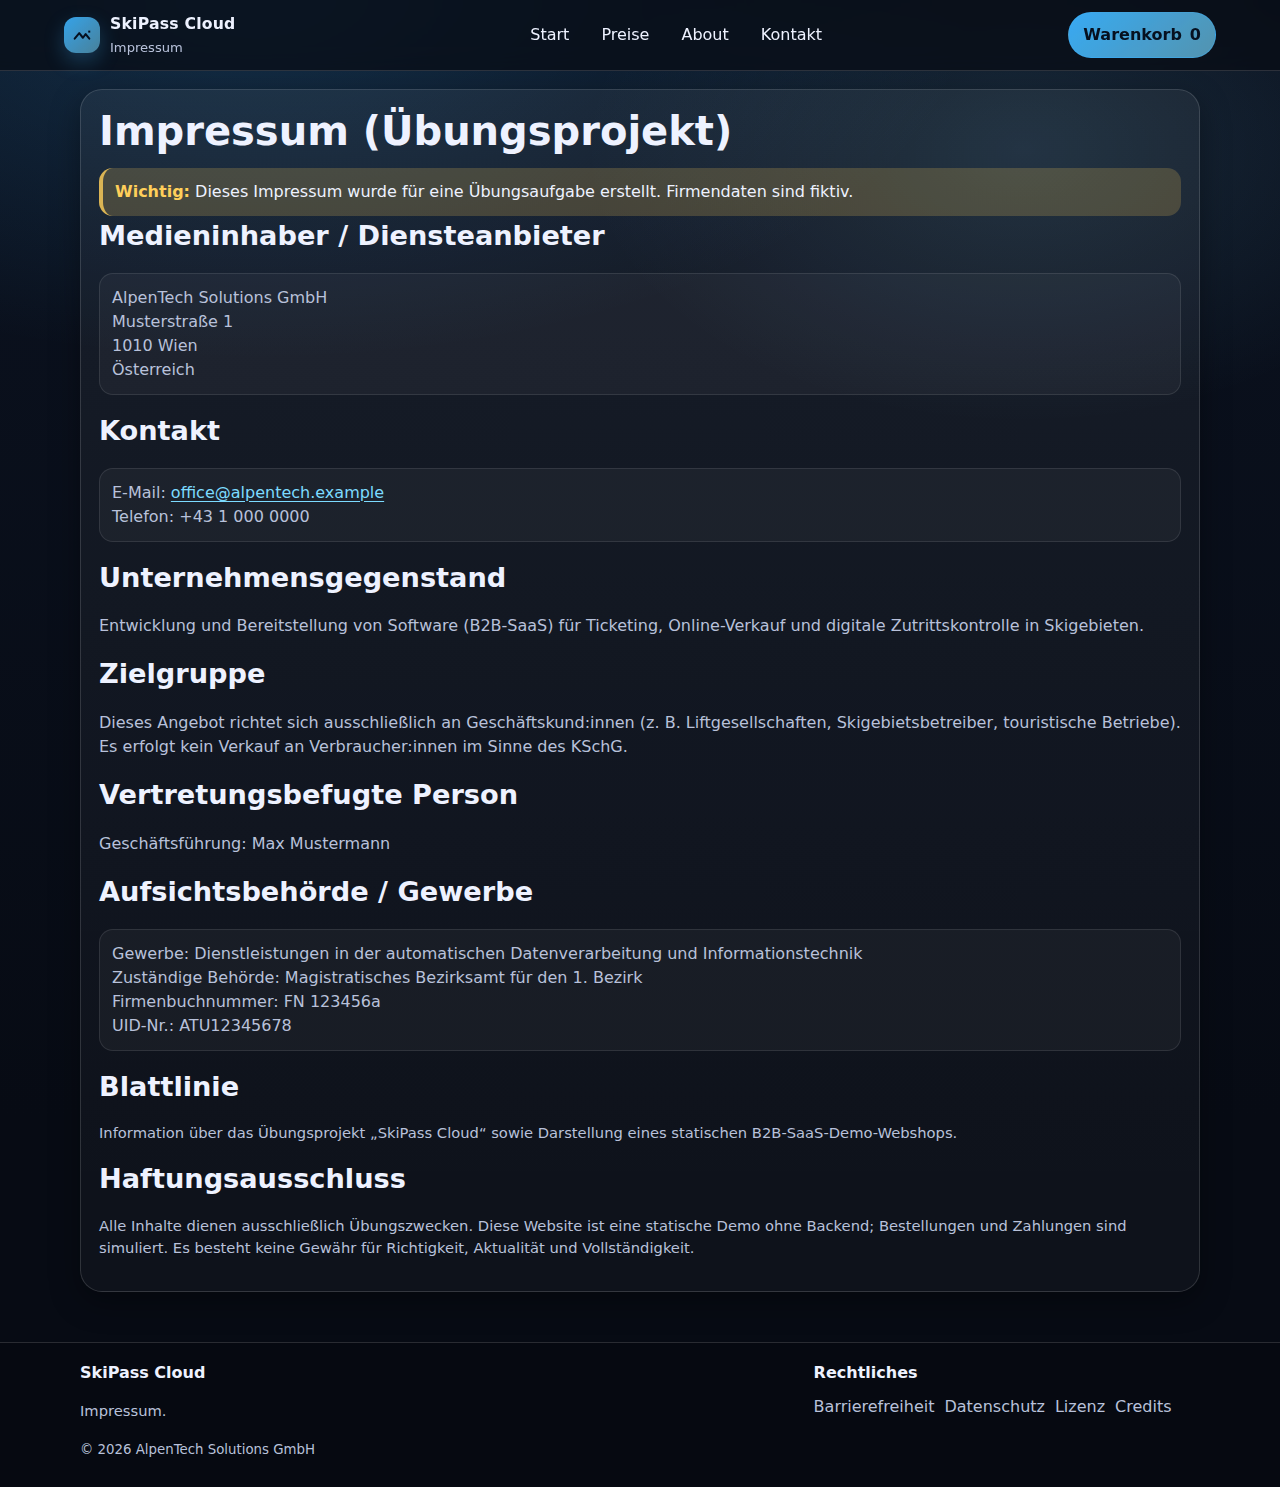
<file: imprint.html>
<!doctype html>
<html lang="de">
<head>
  <meta charset="utf-8" />
  <meta name="viewport" content="width=device-width, initial-scale=1" />
  <title>Impressum — SkiPass Cloud</title>
  <meta name="description" content="Impressum gemäß österreichischen Anforderungen (Übungskontext)." />
  <link rel="stylesheet" href="styles.css" />
</head>
<body>
<a class="skip-link" href="#main">Zum Inhalt springen</a>

<header>
  <div class="container nav">
    <div class="brand">
      <div class="logo" aria-hidden="true">
        <svg viewBox="0 0 24 24" fill="none">
          <path d="M4 16l5-6 4 5 3-4 4 5" stroke="#06101f" stroke-width="2.2" stroke-linecap="round" stroke-linejoin="round"/>
          <path d="M18.8 7.2h2.2v2.2h-2.2z" fill="#06101f"/>
        </svg>
      </div>
      <div class="brand-title">
        <strong>SkiPass Cloud</strong>
        <span>Impressum</span>
      </div>
    </div>

    <nav aria-label="Hauptnavigation">
      <ul>
        <li><a href="index.html">Start</a></li>
        <li><a href="pricing.html">Preise</a></li>
        <li><a href="about.html">About</a></li>
        <li><a href="contact.html">Kontakt</a></li>
      </ul>
    </nav>

    <div class="nav-cta">
      <a class="btn primary" href="cart.html">Warenkorb <span data-cart-count>0</span></a>
    </div>
  </div>
</header>

<main id="main" class="container">
  <section class="section">
    <div class="card pad">
      <h1 style="margin-top:0">Impressum (Übungsprojekt)</h1>
      <div class="demo" role="note">
        <strong>Wichtig:</strong> Dieses Impressum wurde für eine Übungsaufgabe erstellt. Firmendaten sind fiktiv.
      </div>

      <h2>Medieninhaber / Diensteanbieter</h2>
      <p class="notice">
        AlpenTech Solutions GmbH<br>
        Musterstraße 1<br>
        1010 Wien<br>
        Österreich
      </p>

      <h2>Kontakt</h2>
      <p class="notice">
        E-Mail: <a href="mailto:office@alpentech.example">office@alpentech.example</a><br>
        Telefon: +43 1 000 0000
      </p>

      <h2>Unternehmensgegenstand</h2>
      <p>Entwicklung und Bereitstellung von Software (B2B-SaaS) für Ticketing, Online-Verkauf und digitale Zutrittskontrolle in Skigebieten.</p>

      <h2>Zielgruppe</h2>
      <p>Dieses Angebot richtet sich ausschließlich an Geschäftskund:innen (z.&nbsp;B. Liftgesellschaften, Skigebietsbetreiber, touristische Betriebe). Es erfolgt kein Verkauf an Verbraucher:innen im Sinne des KSchG.</p>

      <h2>Vertretungsbefugte Person</h2>
      <p>Geschäftsführung: Max Mustermann</p>

      <h2>Aufsichtsbehörde / Gewerbe</h2>
      <p class="notice">
        Gewerbe: Dienstleistungen in der automatischen Datenverarbeitung und Informationstechnik<br>
        Zuständige Behörde: Magistratisches Bezirksamt für den 1. Bezirk<br>
        Firmenbuchnummer: FN 123456a<br>
        UID-Nr.: ATU12345678
      </p>

      <h2>Blattlinie</h2>
      <p class="hint">Information über das Übungsprojekt „SkiPass Cloud“ sowie Darstellung eines statischen B2B-SaaS-Demo-Webshops.</p>

      <h2>Haftungsausschluss</h2>
      <p class="hint">
        Alle Inhalte dienen ausschließlich Übungszwecken. Diese Website ist eine statische Demo ohne Backend; Bestellungen und Zahlungen sind simuliert.
        Es besteht keine Gewähr für Richtigkeit, Aktualität und Vollständigkeit.
      </p>
    </div>
  </section>
</main>

<footer class="footer">
  <div class="container footer-grid">
    <div>
      <strong>SkiPass Cloud</strong>
      <p class="hint">Impressum.</p>
      <small>© <span id="y"></span> AlpenTech Solutions GmbH</small>
    </div>
    <div>
      <h2 class="footer-title">Rechtliches</h2>
      <div style="display:flex;flex-wrap:wrap;gap:10px;margin-top:10px">
        <a href="accessibility.html">Barrierefreiheit</a>
        <a href="privacy.html">Datenschutz</a>
        <a href="license.html">Lizenz</a>
        <a href="credits.html">Credits</a>
      </div>
    </div>
  </div>
</footer>

<script src="app.js"></script>
<script>document.getElementById("y").textContent = new Date().getFullYear();</script>
</body>
</html>
</file>
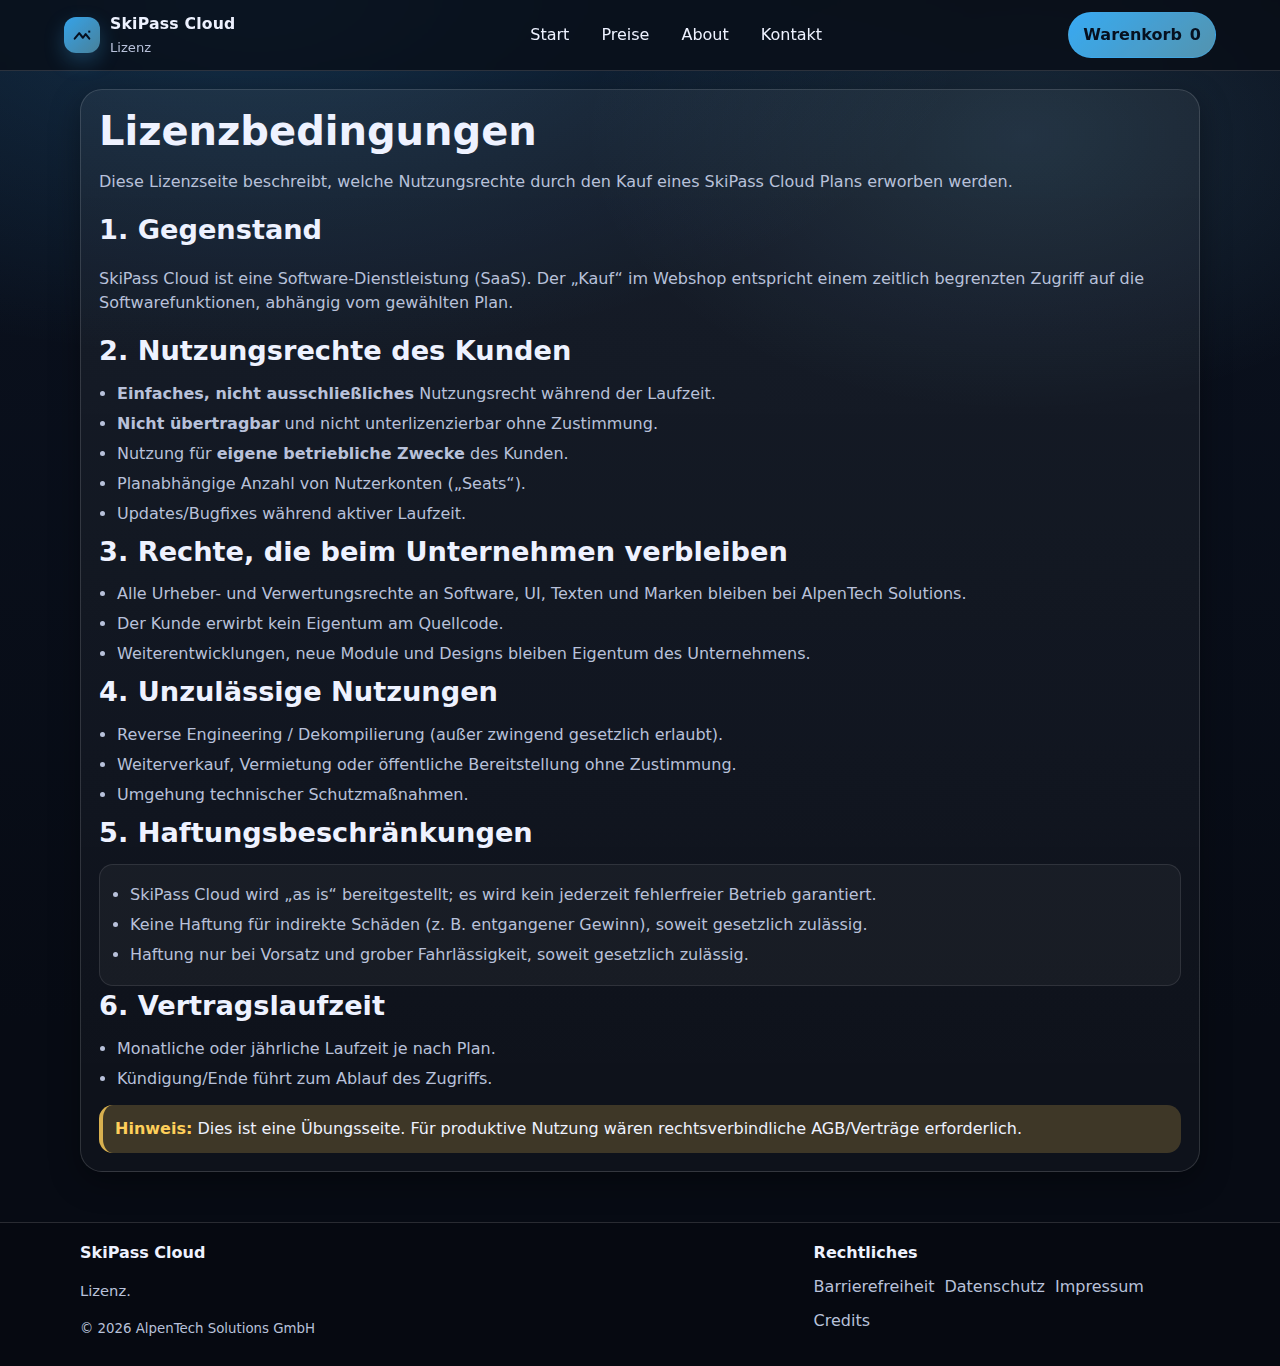
<file: license.html>
<!doctype html>
<html lang="de">
<head>
  <meta charset="utf-8" />
  <meta name="viewport" content="width=device-width, initial-scale=1" />
  <title>Lizenz — SkiPass Cloud</title>
  <meta name="description" content="Lizenzbedingungen für SkiPass Cloud." />
  <link rel="stylesheet" href="styles.css" />
</head>
<body>
<a class="skip-link" href="#main">Zum Inhalt springen</a>

<header>
  <div class="container nav">
    <div class="brand">
      <div class="logo" aria-hidden="true">
        <svg viewBox="0 0 24 24" fill="none">
          <path d="M4 16l5-6 4 5 3-4 4 5" stroke="#06101f" stroke-width="2.2" stroke-linecap="round" stroke-linejoin="round"/>
          <path d="M18.8 7.2h2.2v2.2h-2.2z" fill="#06101f"/>
        </svg>
      </div>
      <div class="brand-title">
        <strong>SkiPass Cloud</strong>
        <span>Lizenz</span>
      </div>
    </div>

    <nav aria-label="Hauptnavigation">
      <ul>
        <li><a href="index.html">Start</a></li>
        <li><a href="pricing.html">Preise</a></li>
        <li><a href="about.html">About</a></li>
        <li><a href="contact.html">Kontakt</a></li>
      </ul>
    </nav>

    <div class="nav-cta">
      <a class="btn primary" href="cart.html">Warenkorb <span data-cart-count>0</span></a>
    </div>
  </div>
</header>

<main id="main" class="container">
  <section class="section">
    <div class="card pad">
      <h1 style="margin-top:0">Lizenzbedingungen</h1>
      <p>Diese Lizenzseite beschreibt, welche Nutzungsrechte durch den Kauf eines SkiPass Cloud Plans erworben werden.</p>

      <h2>1. Gegenstand</h2>
      <p>
        SkiPass Cloud ist eine Software-Dienstleistung (SaaS). Der „Kauf“ im Webshop entspricht einem zeitlich begrenzten
        Zugriff auf die Softwarefunktionen, abhängig vom gewählten Plan.
      </p>

      <h2>2. Nutzungsrechte des Kunden</h2>
      <ul class="ul">
        <li><strong>Einfaches, nicht ausschließliches</strong> Nutzungsrecht während der Laufzeit.</li>
        <li><strong>Nicht übertragbar</strong> und nicht unterlizenzierbar ohne Zustimmung.</li>
        <li>Nutzung für <strong>eigene betriebliche Zwecke</strong> des Kunden.</li>
        <li>Planabhängige Anzahl von Nutzerkonten („Seats“).</li>
        <li>Updates/Bugfixes während aktiver Laufzeit.</li>
      </ul>

      <h2>3. Rechte, die beim Unternehmen verbleiben</h2>
      <ul class="ul">
        <li>Alle Urheber- und Verwertungsrechte an Software, UI, Texten und Marken bleiben bei AlpenTech Solutions.</li>
        <li>Der Kunde erwirbt kein Eigentum am Quellcode.</li>
        <li>Weiterentwicklungen, neue Module und Designs bleiben Eigentum des Unternehmens.</li>
      </ul>

      <h2>4. Unzulässige Nutzungen</h2>
      <ul class="ul">
        <li>Reverse Engineering / Dekompilierung (außer zwingend gesetzlich erlaubt).</li>
        <li>Weiterverkauf, Vermietung oder öffentliche Bereitstellung ohne Zustimmung.</li>
        <li>Umgehung technischer Schutzmaßnahmen.</li>
      </ul>

      <h2>5. Haftungsbeschränkungen</h2>
      <div class="notice">
        <ul class="ul">
          <li>SkiPass Cloud wird „as is“ bereitgestellt; es wird kein jederzeit fehlerfreier Betrieb garantiert.</li>
          <li>Keine Haftung für indirekte Schäden (z. B. entgangener Gewinn), soweit gesetzlich zulässig.</li>
          <li>Haftung nur bei Vorsatz und grober Fahrlässigkeit, soweit gesetzlich zulässig.</li>
        </ul>
      </div>

      <h2>6. Vertragslaufzeit</h2>
      <ul class="ul">
        <li>Monatliche oder jährliche Laufzeit je nach Plan.</li>
        <li>Kündigung/Ende führt zum Ablauf des Zugriffs.</li>
      </ul>

      <div class="demo" role="note">
        <strong>Hinweis:</strong> Dies ist eine Übungsseite. Für produktive Nutzung wären rechtsverbindliche AGB/Verträge erforderlich.
      </div>
    </div>
  </section>
</main>

<footer class="footer">
  <div class="container footer-grid">
    <div>
      <strong>SkiPass Cloud</strong>
      <p class="hint">Lizenz.</p>
      <small>© <span id="y"></span> AlpenTech Solutions GmbH</small>
    </div>
    <div>
      <h2 class="footer-title">Rechtliches</h2>
      <div style="display:flex;flex-wrap:wrap;gap:10px;margin-top:10px">
        <a href="accessibility.html">Barrierefreiheit</a>
        <a href="privacy.html">Datenschutz</a>
        <a href="imprint.html">Impressum</a>
        <a href="credits.html">Credits</a>
      </div>
    </div>
  </div>
</footer>

<script src="app.js"></script>
<script>document.getElementById("y").textContent = new Date().getFullYear();</script>
</body>
</html>
</file>
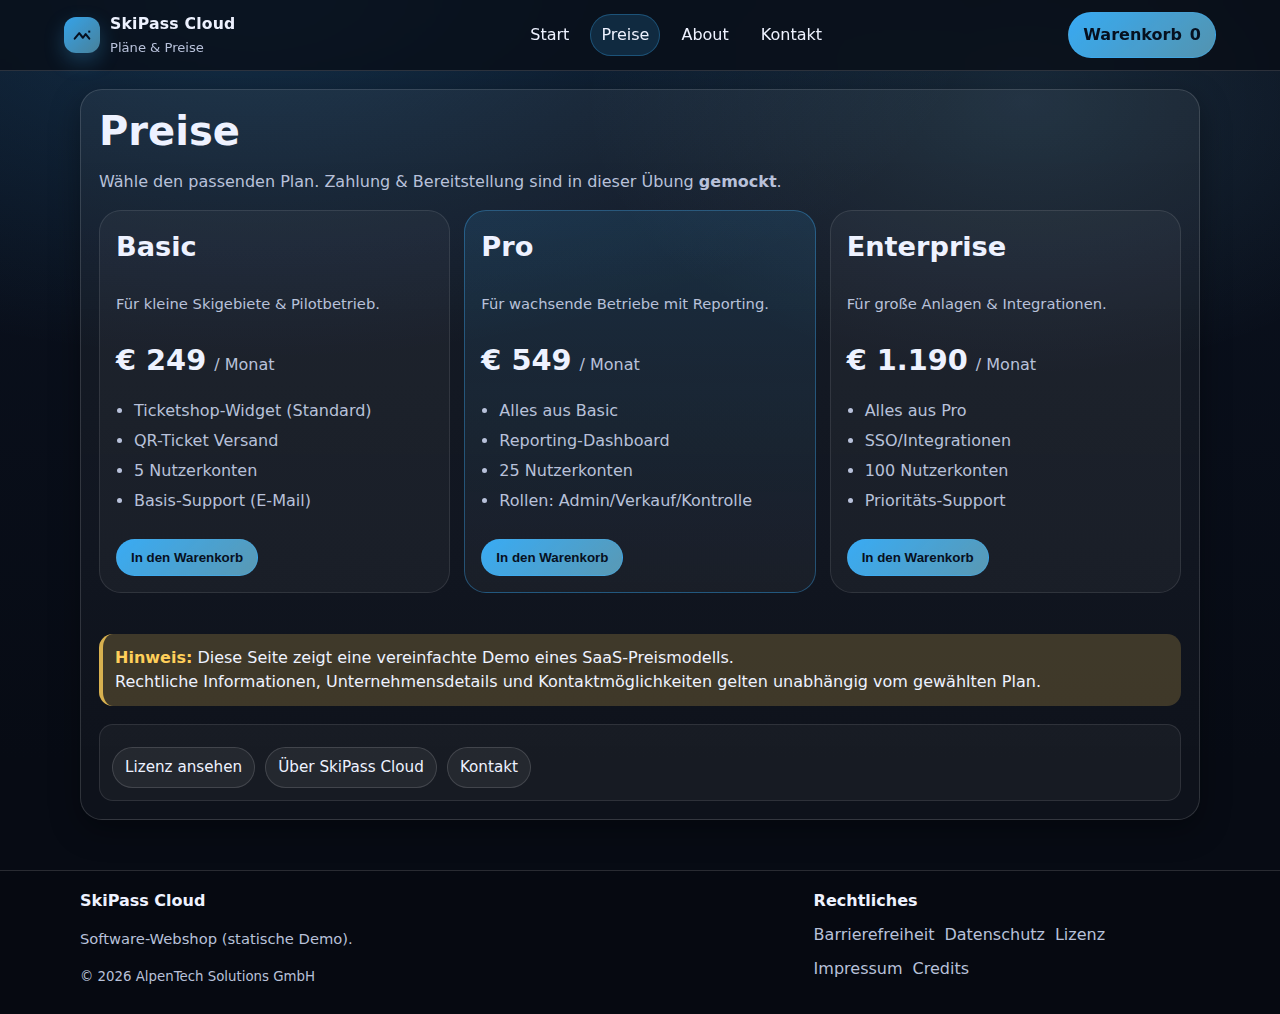
<file: pricing.html>
<!doctype html>
<html lang="de">
<head>
  <meta charset="utf-8" />
  <meta name="viewport" content="width=device-width, initial-scale=1" />
  <title>Preise — SkiPass Cloud</title>
  <meta name="description" content="Pläne für SkiPass Cloud: Basic, Pro, Enterprise. In den Warenkorb legen." />
  <link rel="stylesheet" href="styles.css" />
</head>
<body>
<a class="skip-link" href="#main">Zum Inhalt springen</a>

<header>
  <div class="container nav">
    <div class="brand">
      <div class="logo" aria-hidden="true">
        <svg viewBox="0 0 24 24" fill="none">
          <path d="M4 16l5-6 4 5 3-4 4 5" stroke="#06101f" stroke-width="2.2" stroke-linecap="round" stroke-linejoin="round"/>
          <path d="M18.8 7.2h2.2v2.2h-2.2z" fill="#06101f"/>
        </svg>
      </div>
      <div class="brand-title">
        <strong>SkiPass Cloud</strong>
        <span>Pläne & Preise</span>
      </div>
    </div>

    <nav aria-label="Hauptnavigation">
      <ul>
        <li><a href="index.html">Start</a></li>
        <li><a href="pricing.html">Preise</a></li>
        <li><a href="about.html">About</a></li>
        <li><a href="contact.html">Kontakt</a></li>
      </ul>
    </nav>

    <div class="nav-cta">
      <a class="btn primary" href="cart.html">Warenkorb <span data-cart-count>0</span></a>
    </div>
  </div>
</header>

<main id="main" class="container">
  <section class="section">
    <div class="card pad">
      <h1 style="margin-top:0">Preise</h1>
      <p>Wähle den passenden Plan. Zahlung & Bereitstellung sind in dieser Übung <strong>gemockt</strong>.</p>

      <div class="pricing" aria-label="Preismodelle">
        <article class="plan">
          <h2 style="margin:0">Basic</h2>
          <p class="hint">Für kleine Skigebiete & Pilotbetrieb.</p>
          <div class="price"><strong>€ 249</strong><span>/ Monat</span></div>
          <ul class="ul">
            <li>Ticketshop-Widget (Standard)</li>
            <li>QR-Ticket Versand</li>
            <li>5 Nutzerkonten</li>
            <li>Basis-Support (E-Mail)</li>
          </ul>
          <div class="toolbar">
            <button class="btn primary" type="button" data-add-plan="basic">In den Warenkorb</button>
          </div>
        </article>

        <article class="plan highlight">
          <h2 style="margin:0">Pro</h2>
          <p class="hint">Für wachsende Betriebe mit Reporting.</p>
          <div class="price"><strong>€ 549</strong><span>/ Monat</span></div>
          <ul class="ul">
            <li>Alles aus Basic</li>
            <li>Reporting-Dashboard</li>
            <li>25 Nutzerkonten</li>
            <li>Rollen: Admin/Verkauf/Kontrolle</li>
          </ul>
          <div class="toolbar">
            <button class="btn primary" type="button" data-add-plan="pro">In den Warenkorb</button>
          </div>
        </article>

        <article class="plan">
          <h2 style="margin:0">Enterprise</h2>
          <p class="hint">Für große Anlagen & Integrationen.</p>
          <div class="price"><strong>€ 1.190</strong><span>/ Monat</span></div>
          <ul class="ul">
            <li>Alles aus Pro</li>
            <li>SSO/Integrationen</li>
            <li>100 Nutzerkonten</li>
            <li>Prioritäts-Support</li>
          </ul>
          <div class="toolbar">
            <button class="btn primary" type="button" data-add-plan="enterprise">In den Warenkorb</button>
          </div>
        </article>
      </div>


      <div aria-live="polite" class="hint" data-live style="min-height:1.2em;margin-top:10px"></div>
      <div class="demo" role="note">
        <strong>Hinweis:</strong> Diese Seite zeigt eine vereinfachte Demo eines SaaS-Preismodells.
        <br> Rechtliche Informationen, Unternehmensdetails und Kontaktmöglichkeiten
        gelten unabhängig vom gewählten Plan.
      </div>

            <div class="notice" style="margin-top:18px">
        <p class="hint" style="margin:6px 0 10px">

      <div style="display:flex; gap:10px; flex-wrap:wrap">
        <a class="btn small" href="license.html">Lizenz ansehen</a>
        <a class="btn small" href="about.html">Über SkiPass Cloud</a>
        <a class="btn small" href="contact.html">Kontakt</a>
      </div>
</div>
    </div>
  </section>
</main>

<footer class="footer">
  <div class="container footer-grid">
    <div>
      <strong>SkiPass Cloud</strong>
      <p class="hint">Software-Webshop (statische Demo).</p>
      <small>© <span id="y"></span> AlpenTech Solutions GmbH</small>
    </div>
    <div>
      <h2 class="footer-title">Rechtliches</h2>
      <div style="display:flex;flex-wrap:wrap;gap:10px;margin-top:10px">
        <a href="accessibility.html">Barrierefreiheit</a>
        <a href="privacy.html">Datenschutz</a>
        <a href="license.html">Lizenz</a>
        <a href="imprint.html">Impressum</a>
        <a href="credits.html">Credits</a>
      </div>
    </div>
  </div>
</footer>

<script src="app.js"></script>
<script>document.getElementById("y").textContent = new Date().getFullYear();</script>
</body>
</html>
</file>
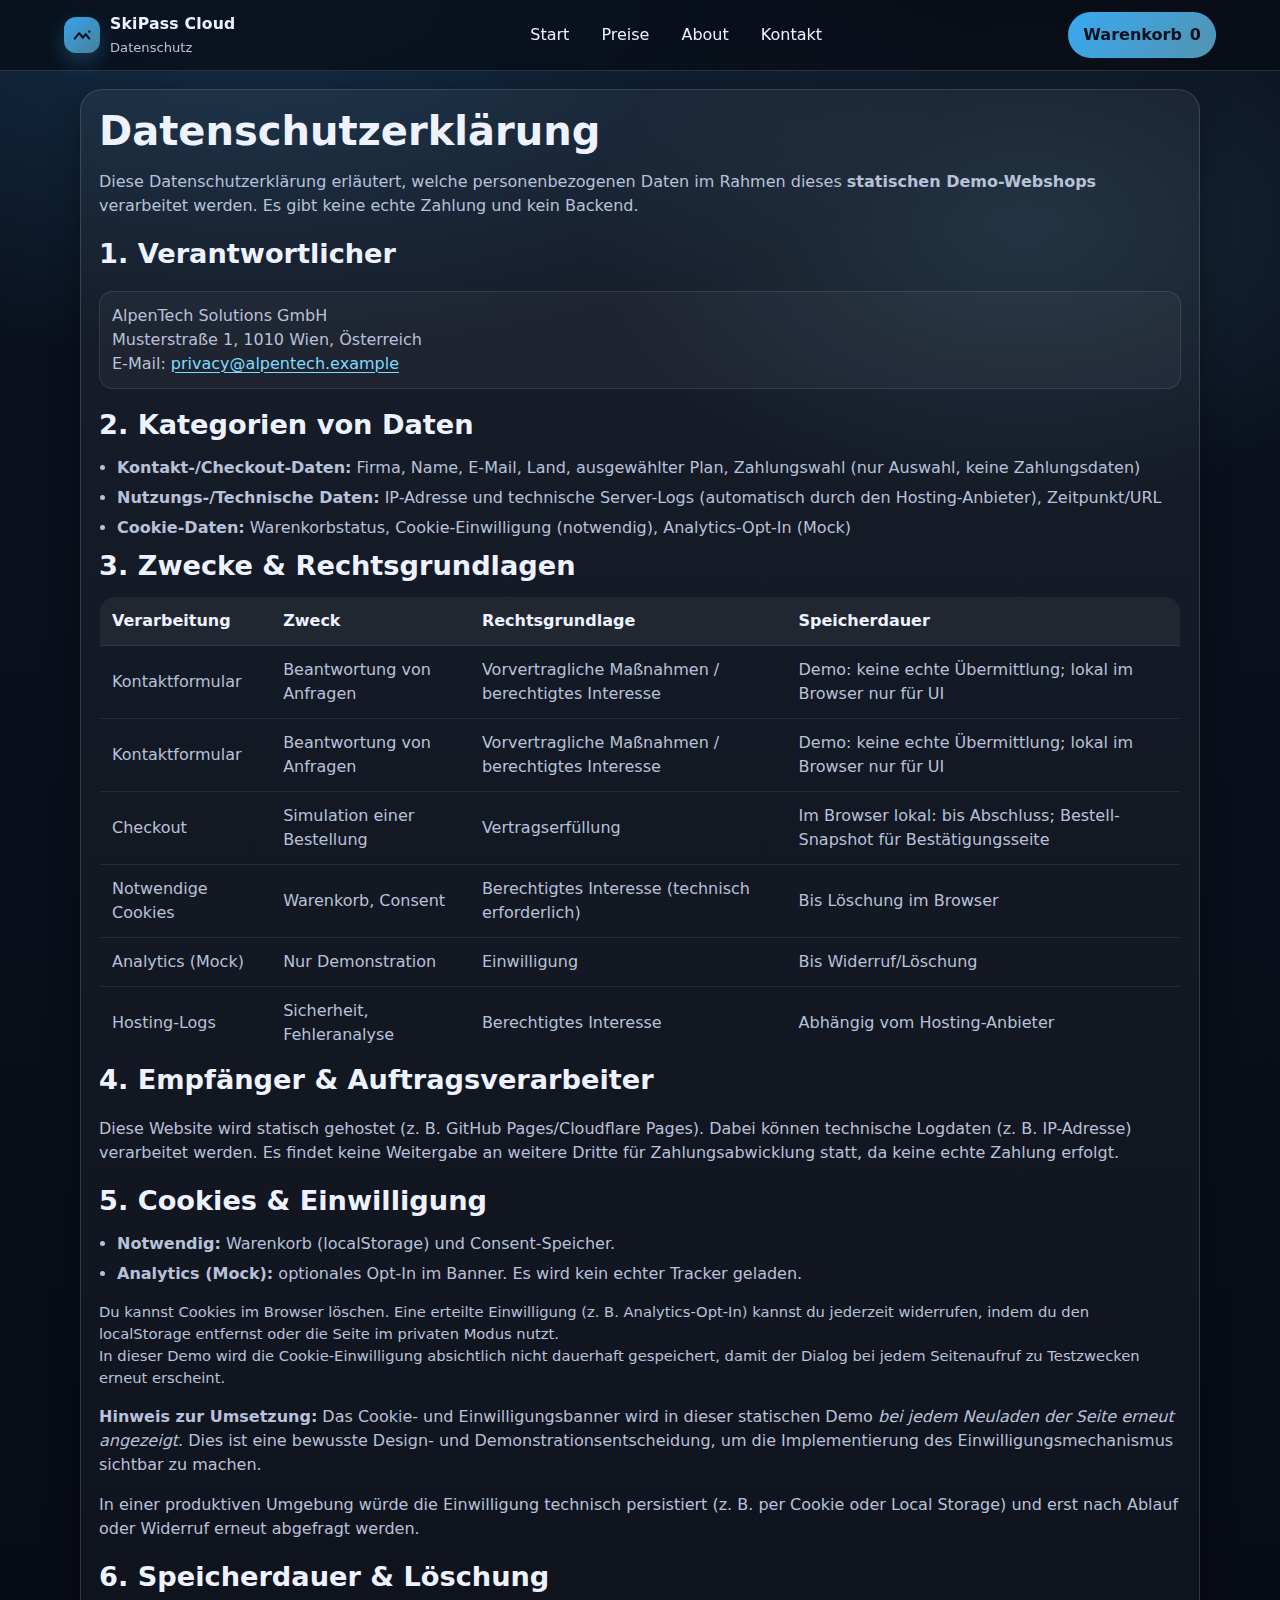
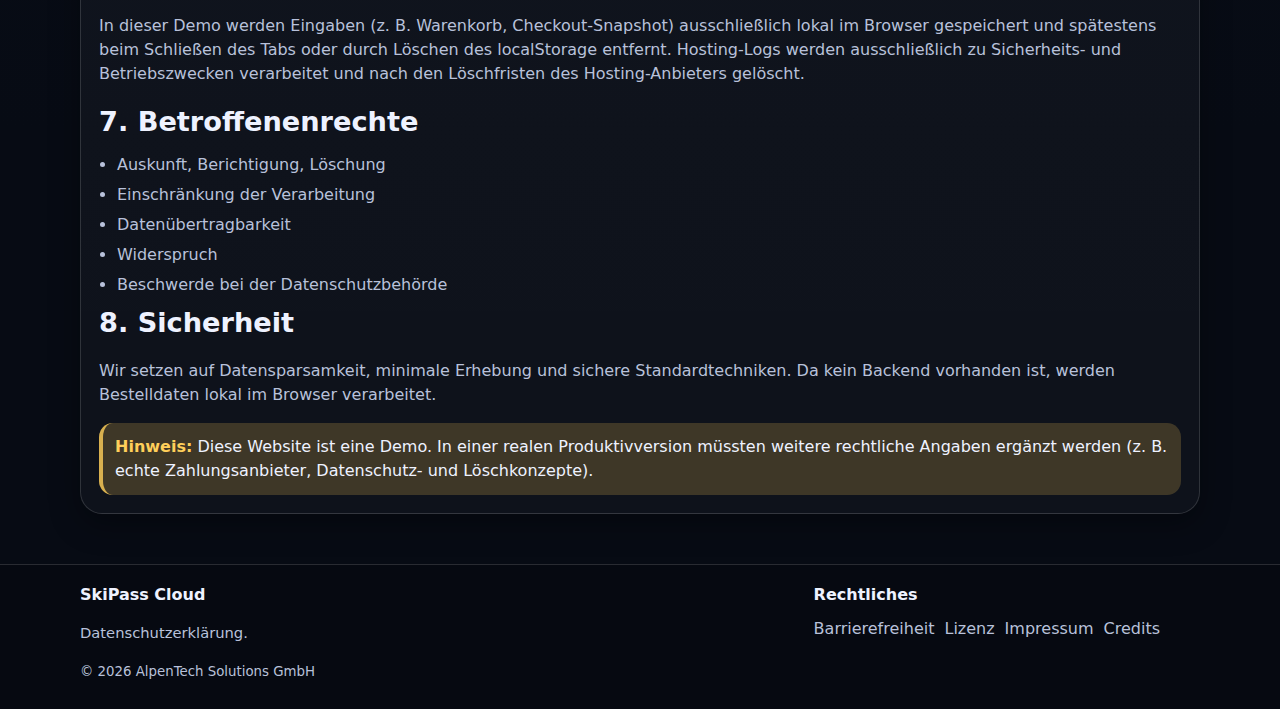
<file: privacy.html>
<!doctype html>
<html lang="de">
<head>
  <meta charset="utf-8" />
  <meta name="viewport" content="width=device-width, initial-scale=1" />
  <title>Datenschutzerklärung — SkiPass Cloud</title>
  <meta name="description" content="Datenschutzerklärung für den SkiPass Cloud Webshop." />
  <link rel="stylesheet" href="styles.css" />
</head>
<body>
<a class="skip-link" href="#main">Zum Inhalt springen</a>

<header>
  <div class="container nav">
    <div class="brand">
      <div class="logo" aria-hidden="true">
        <svg viewBox="0 0 24 24" fill="none">
          <path d="M4 16l5-6 4 5 3-4 4 5" stroke="#06101f" stroke-width="2.2" stroke-linecap="round" stroke-linejoin="round"/>
          <path d="M18.8 7.2h2.2v2.2h-2.2z" fill="#06101f"/>
        </svg>
      </div>
      <div class="brand-title">
        <strong>SkiPass Cloud</strong>
        <span>Datenschutz</span>
      </div>
    </div>

    <nav aria-label="Hauptnavigation">
      <ul>
        <li><a href="index.html">Start</a></li>
        <li><a href="pricing.html">Preise</a></li>
        <li><a href="about.html">About</a></li>
        <li><a href="contact.html">Kontakt</a></li>
      </ul>
    </nav>

    <div class="nav-cta">
      <a class="btn primary" href="cart.html">Warenkorb <span data-cart-count>0</span></a>
    </div>
  </div>
</header>

<main id="main" class="container">
  <section class="section">
    <div class="card pad">
      <h1 style="margin-top:0">Datenschutzerklärung</h1>
      <p>
        Diese Datenschutzerklärung erläutert, welche personenbezogenen Daten im Rahmen dieses
        <strong>statischen Demo-Webshops</strong> verarbeitet werden. Es gibt keine echte Zahlung und kein Backend.
      </p>

      <h2>1. Verantwortlicher</h2>
      <p class="notice">
        AlpenTech Solutions GmbH<br/>
        Musterstraße 1, 1010 Wien, Österreich<br/>
        E-Mail: <a href="mailto:privacy@alpentech.example">privacy@alpentech.example</a>
      </p>

      <h2>2. Kategorien von Daten</h2>
      <ul class="ul">
        <li><strong>Kontakt-/Checkout-Daten:</strong> Firma, Name, E-Mail, Land, ausgewählter Plan, Zahlungswahl (nur Auswahl, keine Zahlungsdaten)</li>
        <li><strong>Nutzungs-/Technische Daten:</strong> IP-Adresse und technische Server-Logs (automatisch durch den Hosting-Anbieter), Zeitpunkt/URL</li>
        <li><strong>Cookie-Daten:</strong> Warenkorbstatus, Cookie-Einwilligung (notwendig), Analytics-Opt-In (Mock)</li>
      </ul>

      <h2>3. Zwecke & Rechtsgrundlagen</h2>
      <div style="overflow:auto">
        <table class="table" aria-label="Zwecke und Rechtsgrundlagen">
          <thead><tr><th>Verarbeitung</th><th>Zweck</th><th>Rechtsgrundlage</th><th>Speicherdauer</th></tr></thead>
          <tbody>
          <tr>
            <td data-label="Verarbeitung">Kontaktformular</td>
            <td data-label="Zweck">Beantwortung von Anfragen</td>
            <td data-label="Rechtsgrundlage">Vorvertragliche Maßnahmen / berechtigtes Interesse</td>
            <td data-label="Speicherdauer">Demo: keine echte Übermittlung; lokal im Browser nur für UI</td>
          </tr>

            <tr>
              <td>Kontaktformular</td>
              <td>Beantwortung von Anfragen</td>
              <td>Vorvertragliche Maßnahmen / berechtigtes Interesse</td>
              <td>Demo: keine echte Übermittlung; lokal im Browser nur für UI</td>
            </tr>
            <tr>
              <td>Checkout</td>
              <td>Simulation einer Bestellung</td>
              <td>Vertragserfüllung</td>
              <td>Im Browser lokal: bis Abschluss; Bestell-Snapshot für Bestätigungsseite</td>
            </tr>
            <tr>
              <td>Notwendige Cookies</td>
              <td>Warenkorb, Consent</td>
              <td>Berechtigtes Interesse (technisch erforderlich)</td>
              <td>Bis Löschung im Browser</td>
            </tr>
            <tr>
              <td>Analytics (Mock)</td>
              <td>Nur Demonstration</td>
              <td>Einwilligung</td>
              <td>Bis Widerruf/Löschung</td>
            </tr>
            <tr>
              <td>Hosting-Logs</td>
              <td>Sicherheit, Fehleranalyse</td>
              <td>Berechtigtes Interesse</td>
              <td>Abhängig vom Hosting-Anbieter</td>
            </tr>
          </tbody>
        </table>
      </div>

      <h2>4. Empfänger & Auftragsverarbeiter</h2>
      <p>
        Diese Website wird statisch gehostet (z. B. GitHub Pages/Cloudflare Pages). Dabei können technische Logdaten (z. B. IP-Adresse)
        verarbeitet werden. Es findet keine Weitergabe an weitere Dritte für Zahlungsabwicklung statt, da keine echte Zahlung erfolgt.
      </p>

      <h2>5. Cookies & Einwilligung</h2>
      <ul class="ul">
        <li><strong>Notwendig:</strong> Warenkorb (localStorage) und Consent-Speicher.</li>
        <li><strong>Analytics (Mock):</strong> optionales Opt-In im Banner. Es wird kein echter Tracker geladen.</li>
      </ul>
      <p class="hint">
        Du kannst Cookies im Browser löschen. Eine erteilte Einwilligung (z. B. Analytics-Opt-In) kannst du jederzeit widerrufen,
        indem du den localStorage entfernst oder die Seite im privaten Modus nutzt. <br>
        In dieser Demo wird die Cookie-Einwilligung absichtlich nicht dauerhaft gespeichert, damit der Dialog bei jedem Seitenaufruf zu Testzwecken erneut erscheint.
      </p>

      <p>
        <strong>Hinweis zur Umsetzung:</strong>
        Das Cookie- und Einwilligungsbanner wird in dieser statischen Demo
        <em>bei jedem Neuladen der Seite erneut angezeigt</em>.
        Dies ist eine bewusste Design- und Demonstrationsentscheidung, um
        die Implementierung des Einwilligungsmechanismus sichtbar zu machen.
      </p>
      <p>
        In einer produktiven Umgebung würde die Einwilligung
        technisch persistiert (z. B. per Cookie oder Local Storage)
        und erst nach Ablauf oder Widerruf erneut abgefragt werden.
      </p>

      <h2>6. Speicherdauer & Löschung</h2>
      <p>
        In dieser Demo werden Eingaben (z. B. Warenkorb, Checkout-Snapshot) ausschließlich lokal im Browser gespeichert
        und spätestens beim Schließen des Tabs oder durch Löschen des localStorage entfernt. Hosting-Logs werden
        ausschließlich zu Sicherheits- und Betriebszwecken verarbeitet und nach den Löschfristen des Hosting-Anbieters gelöscht.
      </p>

      <h2>7. Betroffenenrechte</h2>
      <ul class="ul">
        <li>Auskunft, Berichtigung, Löschung</li>
        <li>Einschränkung der Verarbeitung</li>
        <li>Datenübertragbarkeit</li>
        <li>Widerspruch</li>
        <li>Beschwerde bei der Datenschutzbehörde</li>
      </ul>

      <h2>8. Sicherheit</h2>
      <p>
        Wir setzen auf Datensparsamkeit, minimale Erhebung und sichere Standardtechniken.
        Da kein Backend vorhanden ist, werden Bestelldaten lokal im Browser verarbeitet.
      </p>

      <div class="demo" role="note">
        <strong>Hinweis:</strong> Diese Website ist eine Demo. In einer realen Produktivversion müssten weitere rechtliche Angaben ergänzt werden (z. B. echte Zahlungsanbieter, Datenschutz- und Löschkonzepte).
      </div>
    </div>
  </section>
</main>

<footer class="footer">
  <div class="container footer-grid">
    <div>
      <strong>SkiPass Cloud</strong>
      <p class="hint">Datenschutzerklärung.</p>
      <small>© <span id="y"></span> AlpenTech Solutions GmbH</small>
    </div>
    <div>
      <h2 class="footer-title">Rechtliches</h2>
      <div style="display:flex;flex-wrap:wrap;gap:10px;margin-top:10px">
        <a href="accessibility.html">Barrierefreiheit</a>
        <a href="license.html">Lizenz</a>
        <a href="imprint.html">Impressum</a>
        <a href="credits.html">Credits</a>
      </div>
    </div>
  </div>
</footer>

<script src="app.js"></script>
<script>document.getElementById("y").textContent = new Date().getFullYear();</script>
</body>
</html>
</file>
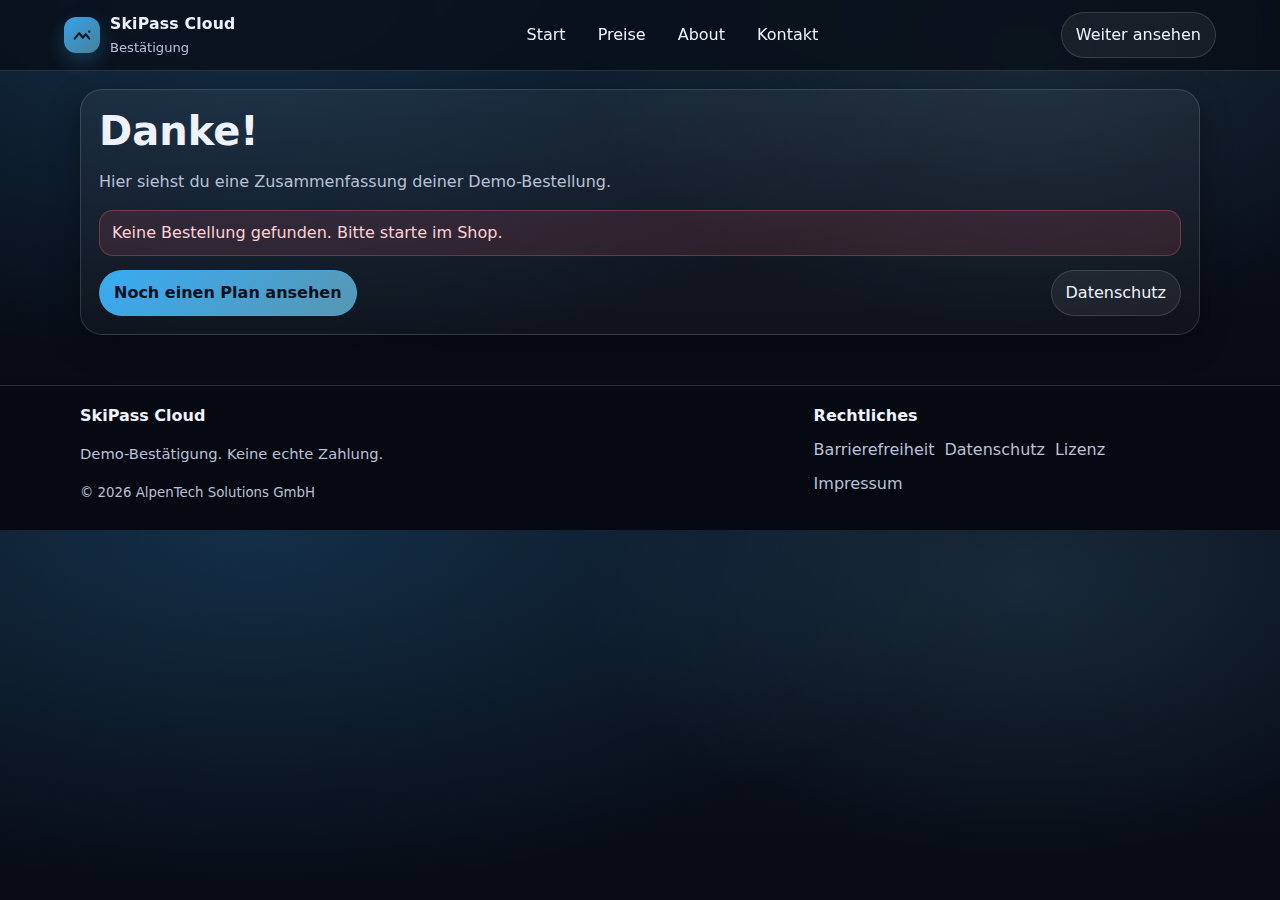
<file: success.html>
<!doctype html>
<html lang="de">
<head>
  <meta charset="utf-8" />
  <meta name="viewport" content="width=device-width, initial-scale=1" />
  <title>Bestätigung — SkiPass Cloud</title>
  <meta name="description" content="Bestätigungsseite der Demo-Bestellung." />
  <link rel="stylesheet" href="styles.css" />
</head>
<body>
<a class="skip-link" href="#main">Zum Inhalt springen</a>

<header>
  <div class="container nav">
    <div class="brand">
      <div class="logo" aria-hidden="true">
        <svg viewBox="0 0 24 24" fill="none">
          <path d="M4 16l5-6 4 5 3-4 4 5" stroke="#06101f" stroke-width="2.2" stroke-linecap="round" stroke-linejoin="round"/>
          <path d="M18.8 7.2h2.2v2.2h-2.2z" fill="#06101f"/>
        </svg>
      </div>
      <div class="brand-title">
        <strong>SkiPass Cloud</strong>
        <span>Bestätigung</span>
      </div>
    </div>

    <nav aria-label="Hauptnavigation">
      <ul>
        <li><a href="index.html">Start</a></li>
        <li><a href="pricing.html">Preise</a></li>
        <li><a href="about.html">About</a></li>
        <li><a href="contact.html">Kontakt</a></li>
      </ul>
    </nav>

    <div class="nav-cta">
      <a class="btn" href="pricing.html">Weiter ansehen</a>
    </div>
  </div>
</header>

<main id="main" class="container">
  <section class="section">
    <div class="card pad">
      <h1 style="margin-top:0">Danke!</h1>
      <p>Hier siehst du eine Zusammenfassung deiner Demo-Bestellung.</p>

      <div id="orderBox" aria-live="polite"></div>

      <div class="toolbar" style="margin-top:14px">
        <a class="btn primary" href="pricing.html">Noch einen Plan ansehen</a>
        <a class="btn" href="privacy.html">Datenschutz</a>
      </div>
    </div>
  </section>
</main>

<footer class="footer">
  <div class="container footer-grid">
    <div>
      <strong>SkiPass Cloud</strong>
      <p class="hint">Demo-Bestätigung. Keine echte Zahlung.</p>
      <small>© <span id="y"></span> AlpenTech Solutions GmbH</small>
    </div>
    <div>
      <h2 class="footer-title">Rechtliches</h2>
      <div style="display:flex;flex-wrap:wrap;gap:10px;margin-top:10px">
        <a href="accessibility.html">Barrierefreiheit</a>
        <a href="privacy.html">Datenschutz</a>
        <a href="license.html">Lizenz</a>
        <a href="imprint.html">Impressum</a>
      </div>
    </div>
  </div>
</footer>

<script src="app.js"></script>
<script>document.getElementById("y").textContent = new Date().getFullYear();</script>
</body>
</html>
</file>
<file: styles.css>
:root{
  --bg:#0b1220;
  --surface:#101a2e;
  --surface2:#162345;
  --text:#eef2ff;
  --muted:#b8c1da;
  --brand:#3bb3ff;
  --brand2:#7cdbff;
  --danger:#ff5a6a;
  --ok:#38d996;
  --warning:#ffcf5a;
  --border:rgba(255,255,255,.14);
  --shadow: 0 10px 30px rgba(0,0,0,.35);
  --radius: 16px;
  --radius2: 22px;
  --max: 1120px;
  --focus: 3px solid rgba(59,179,255,.9);
  --mono: ui-monospace, SFMono-Regular, Menlo, Monaco, Consolas, "Liberation Mono", "Courier New", monospace;
  --sans: system-ui, -apple-system, Segoe UI, Roboto, Helvetica, Arial, "Apple Color Emoji", "Segoe UI Emoji";
}

*{ box-sizing:border-box; }
html{ color-scheme: dark; }
body{
  margin:0;
  font-family: var(--sans);
  background: radial-gradient(1200px 600px at 20% 0%, rgba(59,179,255,.18), transparent 60%),
              radial-gradient(800px 500px at 80% 10%, rgba(124,219,255,.12), transparent 55%),
              linear-gradient(180deg, var(--bg), #070b14 75%);
  color: var(--text);
  line-height:1.5;
}

a{ color: var(--brand2); text-decoration-thickness: .08em; text-underline-offset:.18em; }
a:hover{ color: var(--brand); }
a:focus-visible, button:focus-visible, input:focus-visible, select:focus-visible, textarea:focus-visible{
  outline: var(--focus);
  outline-offset: 3px;
  border-radius: 10px;
}
p{ color: var(--muted); }

.container{
  width: min(100%, calc(var(--max) + 32px));
  margin: 0 auto;
  padding: 0 16px;
}

.skip-link{
  position:absolute;
  left:-999px;
  top:10px;
  background: #000;
  color:#fff;
  padding:10px 12px;
  border-radius: 10px;
  z-index: 9999;
}
.skip-link:focus{ left: 12px; }

header{
  position: sticky;
  top:0;
  z-index: 50;
  background: rgba(7,11,20,.72);
  backdrop-filter: blur(10px);
  border-bottom: 1px solid var(--border);
}
.nav{
  display:flex;
  align-items:center;
  justify-content:space-between;
  padding: 12px 0;
  gap: 16px;
}
.brand{
  display:flex;
  align-items:center;
  gap: 10px;
  min-width: 220px;
}
.logo{
  width: 36px;
  height: 36px;
  border-radius: 12px;
  background: linear-gradient(135deg, rgba(59,179,255,.9), rgba(124,219,255,.55));
  box-shadow: 0 8px 20px rgba(59,179,255,.25);
  display:grid;
  place-items:center;
}
.logo svg{ width:22px; height:22px; }
.brand-title{
  display:flex;
  flex-direction:column;
  gap:2px;
}
.brand-title strong{ font-size: 0.98rem; letter-spacing:.2px; }
.brand-title span{ font-size: 0.82rem; color: var(--muted); }

nav ul{
  list-style:none;
  display:flex;
  flex-wrap:wrap;
  gap: 10px;
  margin:0;
  padding:0;
}
nav a{
  display:inline-block;
  padding: 8px 10px;
  border-radius: 999px;
  color: var(--text);
  text-decoration:none;
  border: 1px solid transparent;
}
nav a[aria-current="page"]{
  background: rgba(59,179,255,.16);
  border-color: rgba(59,179,255,.30);
}
nav a:hover{
  background: rgba(255,255,255,.06);
  border-color: rgba(255,255,255,.12);
}

.nav-cta{
  display:flex;
  align-items:center;
  gap: 10px;
}
.badge{
  font-family: var(--mono);
  font-size: .78rem;
  color: var(--muted);
  padding: 6px 10px;
  border: 1px solid var(--border);
  border-radius: 999px;
  background: rgba(255,255,255,.04);
}
.btn{
  display:inline-flex;
  align-items:center;
  justify-content:center;
  gap: 8px;
  border-radius: 999px;
  padding: 10px 14px;
  border: 1px solid var(--border);
  background: rgba(255,255,255,.06);
  color: var(--text);
  text-decoration:none;
  cursor:pointer;
  box-shadow: none;
}
.btn:hover{ background: rgba(255,255,255,.10); }
.btn.primary{
  background: linear-gradient(135deg, rgba(59,179,255,.95), rgba(124,219,255,.65));
  border-color: rgba(59,179,255,.35);
  color: #06101f;
  font-weight: 700;
}
.btn.primary:hover{ filter: brightness(1.02); }
.btn.danger{
  background: rgba(255,90,106,.12);
  border-color: rgba(255,90,106,.35);
}
.btn.small{ padding: 8px 12px; font-size: .95rem; }
.btn[disabled]{ opacity:.6; cursor:not-allowed; }

.hero{
  padding: 42px 0 18px;
}
.hero-grid{
  display:grid;
  grid-template-columns: 1.25fr .75fr;
  gap: 18px;
  align-items:stretch;
}
@media (max-width: 900px){
  .hero-grid{ grid-template-columns: 1fr; }
  .brand{ min-width:auto; }
}
.card{
  background: linear-gradient(180deg, rgba(255,255,255,.05), rgba(255,255,255,.03));
  border: 1px solid var(--border);
  border-radius: var(--radius2);
  box-shadow: var(--shadow);
}
.card.pad{ padding: 18px; }
.kicker{
  display:inline-flex;
  align-items:center;
  gap: 8px;
  font-family: var(--mono);
  font-size: .85rem;
  color: var(--muted);
}
.kicker .dot{
  width: 8px; height:8px; border-radius: 50%;
  background: var(--brand);
  box-shadow: 0 0 0 6px rgba(59,179,255,.12);
}
h1{
  font-size: clamp(1.55rem, 1.1rem + 2vw, 2.5rem);
  line-height:1.15;
  margin: 10px 0 10px;
}
h2{
  font-size: clamp(1.2rem, 1.0rem + .9vw, 1.7rem);
  margin: 0 0 10px;
}
h3{
  font-size: 1.06rem;
  margin: 0 0 8px;
}
.hero p{ margin: 0 0 14px; }
.inline-list{
  display:flex;
  flex-wrap:wrap;
  gap: 8px;
  padding:0;
  margin: 14px 0 0;
  list-style:none;
}
.pill{
  padding: 8px 10px;
  border-radius: 999px;

  /* stärkerer Kontrast */
  color: var(--text);                 /* statt var(--muted) */
  background: rgba(0,0,0,.22);        /* dunkler, stabiler auf Foto */
  border: 1px solid rgba(255,255,255,.18);

  font-size: .93rem;
  backdrop-filter: blur(6px);         /* optional, sieht edler aus */
}
.demo{
  border-left: 4px solid rgba(255,207,90,.8);
  background: rgba(255,207,90,.20);
  padding: 12px 12px;
  border-radius: 14px;
  margin-top: 14px;
}
.demo strong{ color: var(--warning); }

.sidebox{
  display:grid;
  gap: 12px;
}
.stat{
  display:grid;
  gap: 4px;
  padding: 12px 12px;
  border-radius: 16px;
  border: 1px solid rgba(255,255,255,.10);
  background: rgba(255,255,255,.04);
}
.stat .value{
  font-weight: 800;
  font-size: 1.2rem;
  color: var(--text);
}
.stat .label{ font-size: .92rem; color: var(--muted); }

.section{ padding: 18px 0 26px; }
.grid-3{
  display:grid;
  grid-template-columns: repeat(3, 1fr);
  gap: 14px;
}
@media (max-width: 900px){
  .grid-3{ grid-template-columns: 1fr; }
}
.feature{
  padding: 16px;
  border-radius: var(--radius);
  border: 1px solid rgba(255,255,255,.10);
  background: rgba(255,255,255,.04);
}
.feature .icon{
  width: 38px; height: 38px; border-radius: 14px;
  background: rgba(59,179,255,.18);
  border: 1px solid rgba(59,179,255,.25);
  display:grid;
  place-items:center;
  margin-bottom: 10px;
}
.feature .icon svg{ width:20px; height:20px; }

.pricing{
  display:grid;
  grid-template-columns: repeat(3, 1fr);
  gap: 14px;
  align-items:stretch;
}
@media (max-width: 900px){
  .pricing{ grid-template-columns: 1fr; }
}
.plan{
  padding: 16px;
  border-radius: var(--radius2);
  border: 1px solid rgba(255,255,255,.10);
  background: rgba(255,255,255,.04);
  display:flex;
  flex-direction:column;
  gap: 10px;
}
.plan.highlight{
  border-color: rgba(59,179,255,.35);
  background: linear-gradient(180deg, rgba(59,179,255,.12), rgba(255,255,255,.04));
}
.price{
  display:flex;
  align-items:baseline;
  gap: 8px;
}
.price strong{ font-size: 1.8rem; }
.price span{ color: var(--muted); }
.ul{
  margin: 0;
  padding-left: 18px;
  color: var(--muted);
}
.ul li{ margin: 6px 0; }

.toolbar{
  display:flex;
  justify-content:space-between;
  align-items:center;
  gap: 12px;
  flex-wrap:wrap;
  margin: 10px 0 0;
}
.table{
  width:100%;
  border-collapse: collapse;
  border-radius: 16px;
  overflow:hidden;
  border: 1px solid rgba(255,255,255,.10);
}
.table th, .table td{
  text-align:left;
  padding: 12px 12px;
  border-bottom: 1px solid rgba(255,255,255,.08);
}
.table th{
  background: rgba(255,255,255,.06);
  color: var(--text);
  font-weight: 700;
}
.table td{ color: var(--muted); }
.table tr:last-child td{ border-bottom:none; }

.form{
  display:grid;
  gap: 12px;
}
.field{
  display:grid;
  gap: 6px;
}
label{ color: var(--text); font-weight: 600; }
input, select, textarea{
  width:100%;
  padding: 11px 12px;
  border-radius: 14px;
  border: 1px solid rgba(255,255,255,.14);
  background: rgba(7,11,20,.35);
  color: var(--text);
}
textarea{ min-height: 120px; resize: vertical; }

.hint{ font-size: .92rem; color: var(--muted); }
.error{
  color: #ffd0d6;
  background: rgba(255,90,106,.12);
  border: 1px solid rgba(255,90,106,.35);
  padding: 10px 12px;
  border-radius: 14px;
}
.success{
  color: #c8ffe7;
  background: rgba(56,217,150,.12);
  border: 1px solid rgba(56,217,150,.35);
  padding: 10px 12px;
  border-radius: 14px;
}

.footer-title {
  margin: 0;
  font-size: 1rem;
  font-weight: 600;
  color: var(--text);
}

.footer{
  margin-top: 24px;
  padding: 18px 0 26px;
  border-top: 1px solid var(--border);
  background: rgba(0,0,0,.12);
}
.footer-grid{
  display:grid;
  grid-template-columns: 1.3fr .7fr;
  gap: 16px;
}
@media (max-width: 900px){
  .footer-grid{ grid-template-columns: 1fr; }
}
.footer a{ color: var(--muted); text-decoration:none; }
.footer a:hover{ color: var(--text); text-decoration: underline; }
.footer small{ color: var(--muted); }

.notice{
  padding: 12px 12px;
  border-radius: 14px;
  border: 1px solid rgba(255,255,255,.10);
  background: rgba(255,255,255,.04);
  color: var(--muted);
}

/* Cookie banner */
.cookie-banner{
  position: fixed;
  left: 12px;
  right: 12px;
  bottom: 12px;
  z-index: 200;
  display:none;
}
.cookie-inner{
  width: min(100%, var(--max));
  margin: 0 auto;
  display:flex;
  gap: 12px;
  flex-wrap:wrap;
  align-items:center;
  justify-content:space-between;
  padding: 12px 12px;
  border-radius: 18px;
  border: 1px solid rgba(255,255,255,.16);
  background: rgba(8,12,20,.88);
  backdrop-filter: blur(10px);
  box-shadow: var(--shadow);
}
.cookie-actions{
  display:flex;
  gap: 10px;
  flex-wrap:wrap;
}
.cookie-banner p{
  margin:0;
  max-width: 62ch;
  color: var(--muted);
}
kbd{
  font-family: var(--mono);
  font-size: .88rem;
  padding: 2px 6px;
  border-radius: 8px;
  border: 1px solid rgba(255,255,255,.18);
  background: rgba(255,255,255,.06);
}


.hero-card-bg {
  position: relative;
  background:
    linear-gradient(
      rgba(11,18,32,0.80),
      rgba(11,18,32,0.85)
    ),
    url("images/snow-mountain.jpg");
  background-size: cover;
  background-position: center;
  background-repeat: no-repeat;
  box-shadow: inset 0 0 0 1px rgba(255,255,255,.06);
}
@media (max-width: 600px) {
  .hero-card-bg {
    background-position: center top;
  }
}

/* Radio-Gruppe */
.radio-group{
  display: grid;
  gap: 10px;
}

/* Das Label ist der "Container" */
.radio-option{
  display: flex;
  align-items: center;
  gap: 12px;
  cursor: pointer;
}

/* Wichtig: überschreibt width:100% aus input{} */
.radio-option input[type="radio"]{
  width: 18px;
  height: 18px;
  margin: 0;
  padding: 0;
  flex: 0 0 18px;
  accent-color: var(--brand2);
}

/* Text neben dem Radio */
.radio-option span{
  margin: 0;
  font-weight: 700; /* optional */
}

input[type="radio"], input[type="checkbox"]{
  width: auto;
}

/* Tabelle bei viel Zoom/Mobile besser lesbar */
@media (max-width: 700px){
  .table, .table thead, .table tbody, .table th, .table td, .table tr{
    display:block;
  }
  .table thead{
    display:none;
  }
  .table tr{
    border-bottom: 1px solid rgba(255,255,255,.10);
    padding: 10px 0;
  }
  .table td{
    border-bottom: none;
    padding: 6px 12px;
  }
  .table td::before{
    content: attr(data-label);
    display:block;
    font-weight: 700;
    color: var(--text);
    margin-bottom: 2px;
  }
}

.video-hero {
  position: relative;
  overflow: hidden;
  color: #fff;
}

.hero-video {
  position: absolute;
  inset: 0;
  width: 100%;
  height: 100%;
  object-fit: cover;
  z-index: 0;
  pointer-events: none;
}

.hero-content {
  position: relative;
  z-index: 1;
}

.video-hero::after{
  content: "";
  position: absolute;
  inset: 0;
  background: linear-gradient(
    to bottom,
    rgba(0,0,0,0.55),
    rgba(0,0,0,0.35)
  );
  z-index: 0;
}

.video-hero .hero-content p{
  color: #fff;
  text-shadow: 0 1px 6px rgba(0,0,0,.45);
}

.btn.pill-btn{
  background: rgba(0,0,0,.22);
  border: 1px solid rgba(255,255,255,.18);
  color: var(--text);
  backdrop-filter: blur(6px);
}
.btn.pill-btn:hover{
  background: rgba(0,0,0,.28);
}

/* Hero Button – blaue Outline wie Brand */
.hero .btn.pill-btn{
  background: rgba(0,0,0,.22) !important;
  border: 1.5px solid var(--brand2);
  color: var(--text);
  backdrop-filter: blur(6px);
  box-shadow:
    0 0 0 1px rgba(124,219,255,.25),
    0 8px 20px rgba(59,179,255,.15);
}

/* Hover: minimal stärker, aber nicht heller */
.hero .btn.pill-btn:hover{
  background: rgba(0,0,0,.28) !important;
  border-color: var(--brand);
}

/* Rechter Hero-Bereich mit Bildhintergrund */
.sidebox{
  position: relative;
  background:
    linear-gradient(
      rgba(11,18,32,0.55),
      rgba(11,18,32,0.65)
    ),
    url("images/snow-mountain.jpg");
  background-size: cover;
  background-position: center;
  background-repeat: no-repeat;
}

.sidebox .stat,
.sidebox .notice{
  background: rgba(0,0,0,.28);
  backdrop-filter: blur(6px);
}
</file>
